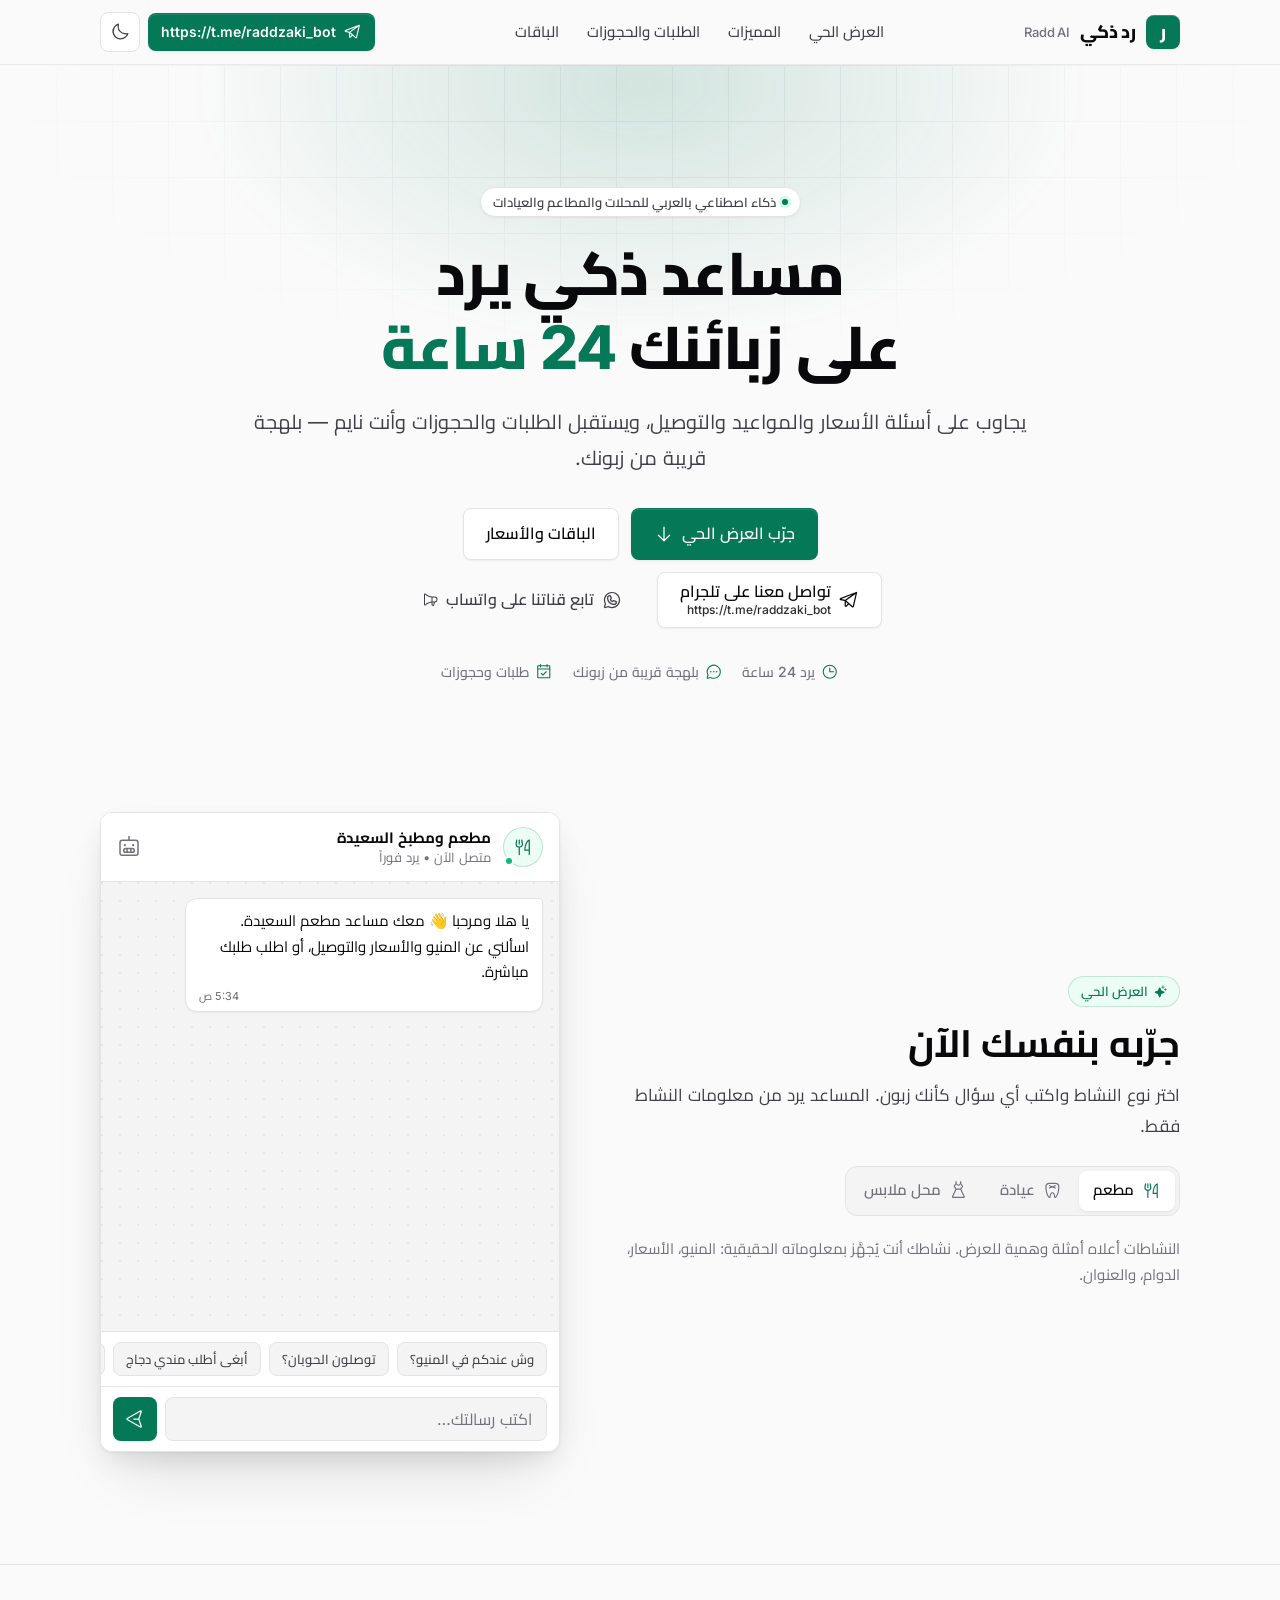
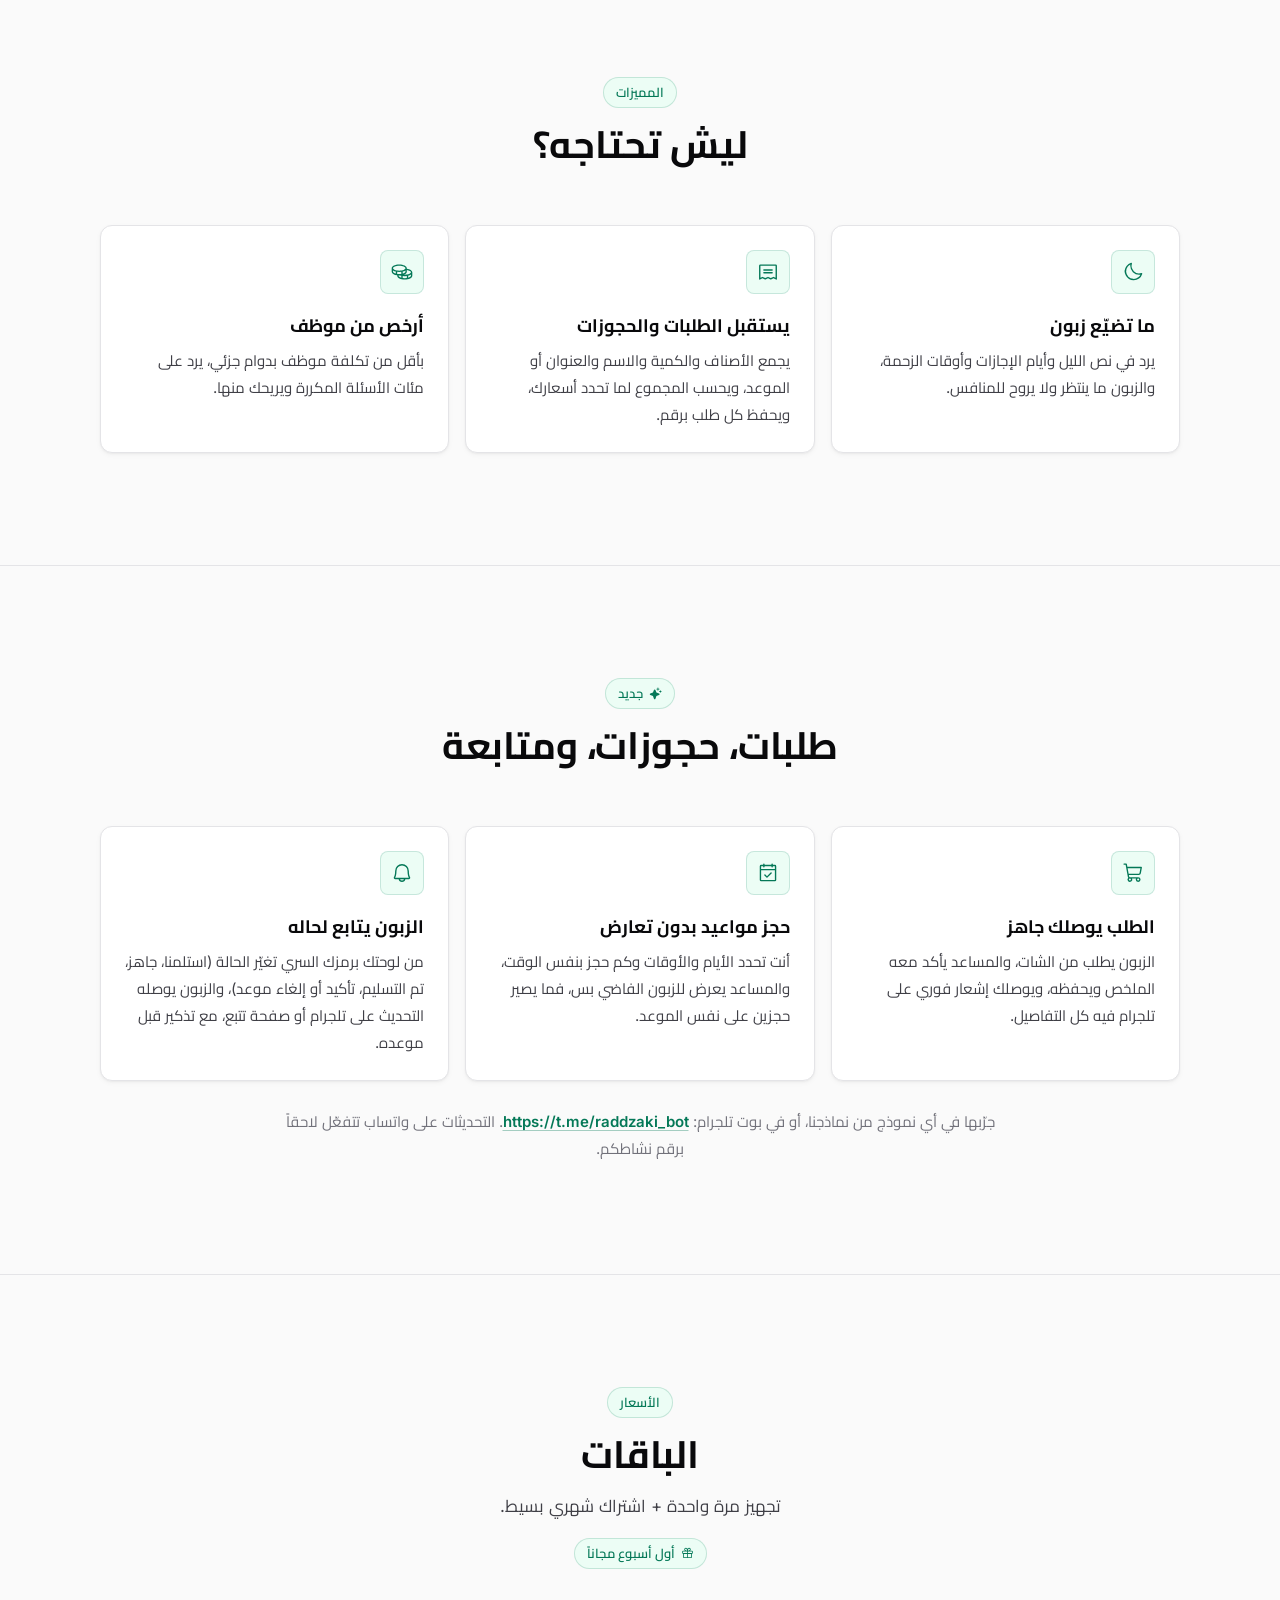
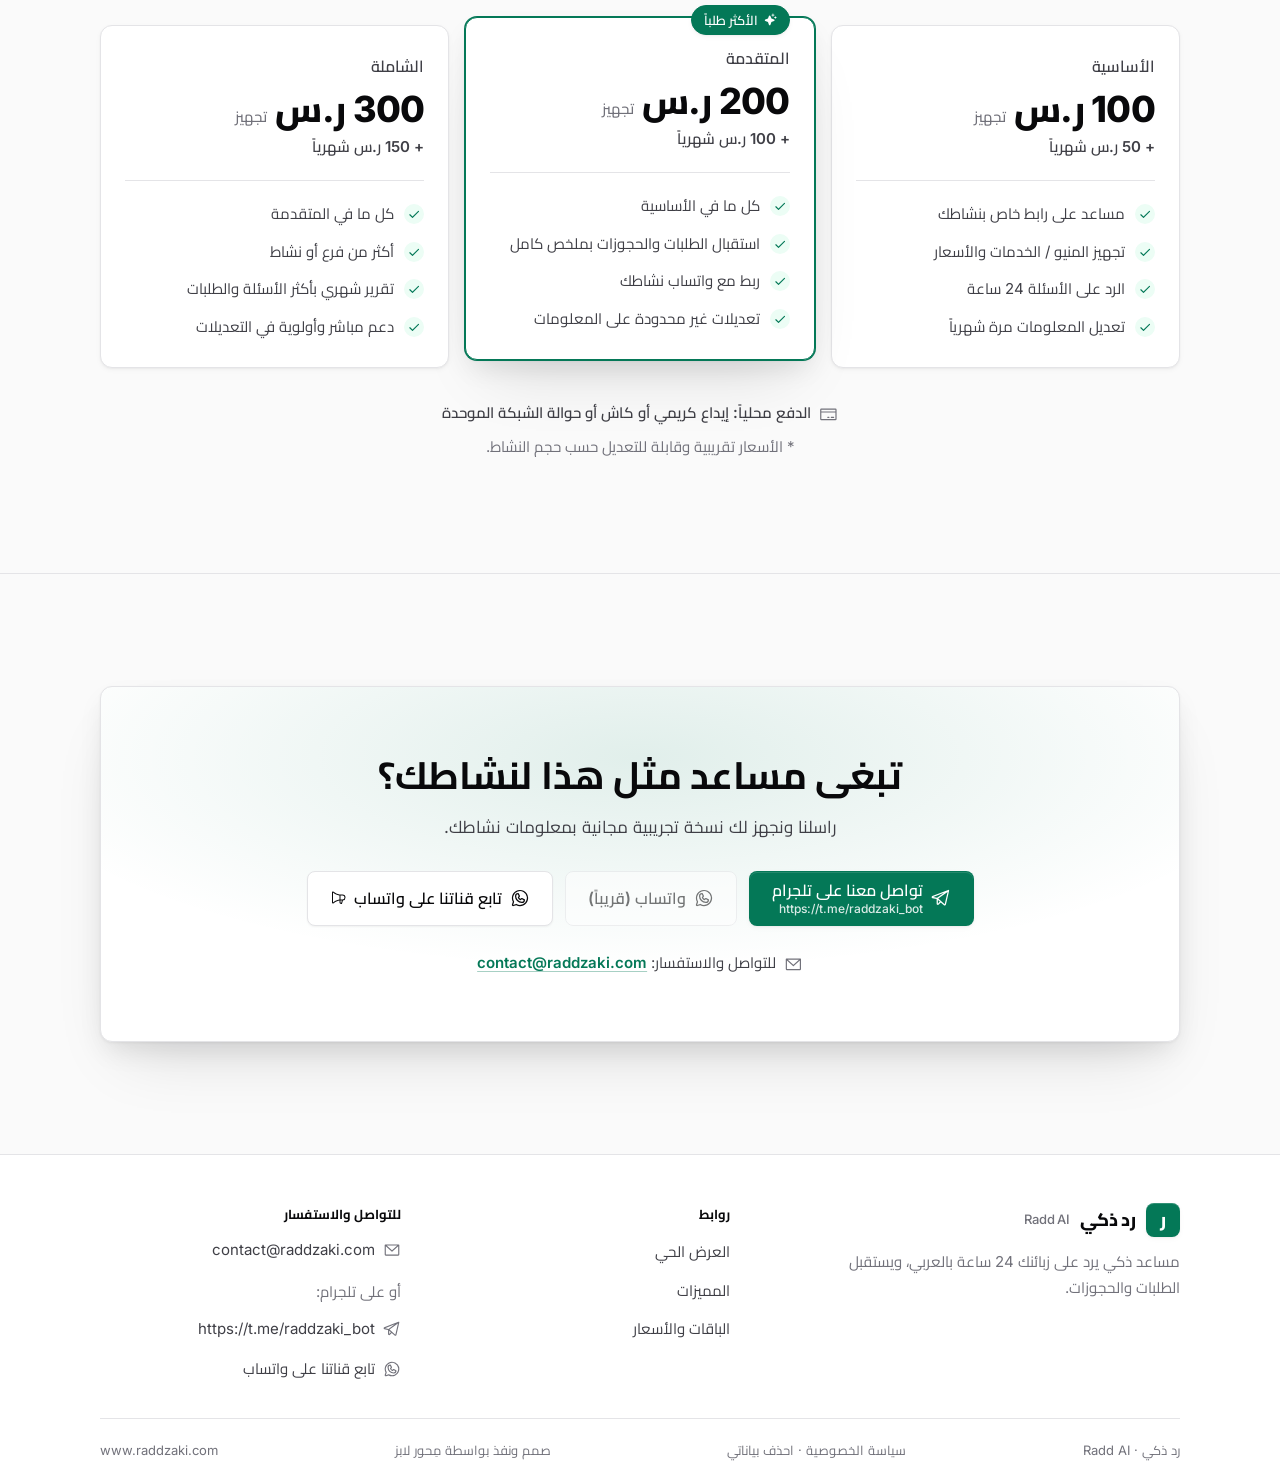
<file: index.html>
<!doctype html>
<html lang="ar" dir="rtl" data-theme="light">
<head>
<meta charset="utf-8">
<meta name="viewport" content="width=device-width, initial-scale=1, viewport-fit=cover">
<title>رد ذكي | Radd AI – مساعد يرد على زبائنك 24 ساعة بالعربي</title>
<meta name="description" content="مساعد ذكاء اصطناعي يرد على زبائن مطعمك أو عيادتك أو محلك على مدار الساعة باللهجة العربية، يستقبل الطلبات والحجوزات. جرّبه الآن مجاناً.">
<meta property="og:title" content="رد ذكي – مساعد يرد على زبائنك 24 ساعة">
<meta property="og:description" content="جرّب بنفسك: اسأل المساعد عن المنيو والأسعار والتوصيل، واطلب منه طلبك.">
<meta property="og:type" content="website">
<meta property="og:url" content="https://www.raddzaki.com/">
<meta property="og:site_name" content="رد ذكي">
<meta name="twitter:card" content="summary_large_image">
<meta property="og:image" content="https://www.raddzaki.com/og.png?v=5">
<meta name="theme-color" content="#fafafa">
<meta name="color-scheme" content="light dark">
<link rel="canonical" href="https://www.raddzaki.com/">
<meta property="og:locale" content="ar_AR">
<meta property="og:image:width" content="1200">
<meta property="og:image:height" content="630">
<meta property="og:image:alt" content="رد ذكي – مساعد ذكي يرد على زبائنك 24 ساعة">
<link rel="icon" href="/favicon.svg" type="image/svg+xml">
<link rel="icon" href="/favicon-32.png" sizes="32x32" type="image/png">
<link rel="apple-touch-icon" href="/apple-touch-icon.png">
<script>(function(){try{var t=localStorage.getItem("radd_theme");if(t!=="dark"&&t!=="light")t=matchMedia("(prefers-color-scheme: dark)").matches?"dark":"light";document.documentElement.setAttribute("data-theme",t);}catch(e){document.documentElement.setAttribute("data-theme","light");}})();</script>
<link rel="preload" href="/fonts/cairo-arabic-var.woff2" as="font" type="font/woff2" crossorigin>
<link rel="stylesheet" href="/styles.css?v=20261031">
</head>
<body>
<a class="sr-only" href="#main">تخطَّ إلى المحتوى</a>
<header class="site-header">
  <div class="container bar">
    <a class="brand" href="#top" aria-label="رد ذكي">
      <span class="brand-mark" aria-hidden="true">ر</span>
      <span>رد ذكي</span><span class="brand-sub">Radd AI</span>
    </a>
    <nav class="nav" aria-label="الأقسام"><a href="#demo">العرض الحي</a><a href="#benefits">المميزات</a><a href="#ops">الطلبات والحجوزات</a><a href="#pricing">الباقات</a></nav>
    <div class="header-actions">
      <a class="btn btn-primary btn-sm hide-sm" href="https://t.me/raddzaki_bot" target="_blank" rel="noopener" aria-label="تواصل معنا على تلجرام"><svg class="ic" viewBox="0 0 256 256" fill="currentColor" aria-hidden="true" focusable="false"><path d="M228.88,26.19a9,9,0,0,0-9.16-1.57L17.06,103.93a14.22,14.22,0,0,0,2.43,27.21L72,141.45V200a15.92,15.92,0,0,0,10,14.83,15.91,15.91,0,0,0,17.51-3.73l25.32-26.26L165,220a15.88,15.88,0,0,0,10.51,4,16.3,16.3,0,0,0,5-.79,15.85,15.85,0,0,0,10.67-11.63L231.77,35A9,9,0,0,0,228.88,26.19Zm-61.14,36L78.15,126.35l-49.6-9.73ZM88,200V152.52l24.79,21.74Zm87.53,8L92.85,135.5l119-85.29Z"/></svg><span class="ltr" dir="ltr">https://t.me/raddzaki_bot</span></a>
      <button type="button" class="icon-btn theme-toggle" aria-label="التبديل إلى الوضع الليلي" aria-pressed="false"><svg class="ic i-moon" viewBox="0 0 256 256" fill="currentColor" aria-hidden="true" focusable="false"><path d="M233.54,142.23a8,8,0,0,0-8-2,88.08,88.08,0,0,1-109.8-109.8,8,8,0,0,0-10-10,104.84,104.84,0,0,0-52.91,37A104,104,0,0,0,136,224a103.09,103.09,0,0,0,62.52-20.88,104.84,104.84,0,0,0,37-52.91A8,8,0,0,0,233.54,142.23ZM188.9,190.34A88,88,0,0,1,65.66,67.11a89,89,0,0,1,31.4-26A106,106,0,0,0,96,56,104.11,104.11,0,0,0,200,160a106,106,0,0,0,14.92-1.06A89,89,0,0,1,188.9,190.34Z"/></svg><svg class="ic i-sun" viewBox="0 0 256 256" fill="currentColor" aria-hidden="true" focusable="false"><path d="M120,40V16a8,8,0,0,1,16,0V40a8,8,0,0,1-16,0Zm72,88a64,64,0,1,1-64-64A64.07,64.07,0,0,1,192,128Zm-16,0a48,48,0,1,0-48,48A48.05,48.05,0,0,0,176,128ZM58.34,69.66A8,8,0,0,0,69.66,58.34l-16-16A8,8,0,0,0,42.34,53.66Zm0,116.68-16,16a8,8,0,0,0,11.32,11.32l16-16a8,8,0,0,0-11.32-11.32ZM192,72a8,8,0,0,0,5.66-2.34l16-16a8,8,0,0,0-11.32-11.32l-16,16A8,8,0,0,0,192,72Zm5.66,114.34a8,8,0,0,0-11.32,11.32l16,16a8,8,0,0,0,11.32-11.32ZM48,128a8,8,0,0,0-8-8H16a8,8,0,0,0,0,16H40A8,8,0,0,0,48,128Zm80,80a8,8,0,0,0-8,8v24a8,8,0,0,0,16,0V216A8,8,0,0,0,128,208Zm112-88H216a8,8,0,0,0,0,16h24a8,8,0,0,0,0-16Z"/></svg></button>
      <button type="button" class="icon-btn menu-toggle" aria-label="فتح القائمة" aria-expanded="false" aria-controls="mobile-menu"><svg class="ic i-list" viewBox="0 0 256 256" fill="currentColor" aria-hidden="true" focusable="false"><path d="M224,128a8,8,0,0,1-8,8H40a8,8,0,0,1,0-16H216A8,8,0,0,1,224,128ZM40,72H216a8,8,0,0,0,0-16H40a8,8,0,0,0,0,16ZM216,184H40a8,8,0,0,0,0,16H216a8,8,0,0,0,0-16Z"/></svg><svg class="ic i-x" viewBox="0 0 256 256" fill="currentColor" aria-hidden="true" focusable="false"><path d="M205.66,194.34a8,8,0,0,1-11.32,11.32L128,139.31,61.66,205.66a8,8,0,0,1-11.32-11.32L116.69,128,50.34,61.66A8,8,0,0,1,61.66,50.34L128,116.69l66.34-66.35a8,8,0,0,1,11.32,11.32L139.31,128Z"/></svg></button>
    </div>
  </div>
</header>
<div class="mobile-menu" id="mobile-menu">
  <nav aria-label="القائمة"><a class="link" href="#demo"><span>العرض الحي</span><svg class="ic ic-sm" viewBox="0 0 256 256" fill="currentColor" aria-hidden="true" focusable="false"><path d="M224,128a8,8,0,0,1-8,8H59.31l58.35,58.34a8,8,0,0,1-11.32,11.32l-72-72a8,8,0,0,1,0-11.32l72-72a8,8,0,0,1,11.32,11.32L59.31,120H216A8,8,0,0,1,224,128Z"/></svg></a><a class="link" href="#benefits"><span>المميزات</span><svg class="ic ic-sm" viewBox="0 0 256 256" fill="currentColor" aria-hidden="true" focusable="false"><path d="M224,128a8,8,0,0,1-8,8H59.31l58.35,58.34a8,8,0,0,1-11.32,11.32l-72-72a8,8,0,0,1,0-11.32l72-72a8,8,0,0,1,11.32,11.32L59.31,120H216A8,8,0,0,1,224,128Z"/></svg></a><a class="link" href="#ops"><span>الطلبات والحجوزات</span><svg class="ic ic-sm" viewBox="0 0 256 256" fill="currentColor" aria-hidden="true" focusable="false"><path d="M224,128a8,8,0,0,1-8,8H59.31l58.35,58.34a8,8,0,0,1-11.32,11.32l-72-72a8,8,0,0,1,0-11.32l72-72a8,8,0,0,1,11.32,11.32L59.31,120H216A8,8,0,0,1,224,128Z"/></svg></a><a class="link" href="#pricing"><span>الباقات</span><svg class="ic ic-sm" viewBox="0 0 256 256" fill="currentColor" aria-hidden="true" focusable="false"><path d="M224,128a8,8,0,0,1-8,8H59.31l58.35,58.34a8,8,0,0,1-11.32,11.32l-72-72a8,8,0,0,1,0-11.32l72-72a8,8,0,0,1,11.32,11.32L59.31,120H216A8,8,0,0,1,224,128Z"/></svg></a></nav>
  <div class="actions">
    <a class="btn btn-primary btn-lg btn-stack btn-block" href="https://t.me/raddzaki_bot" target="_blank" rel="noopener"><svg class="ic" viewBox="0 0 256 256" fill="currentColor" aria-hidden="true" focusable="false"><path d="M228.88,26.19a9,9,0,0,0-9.16-1.57L17.06,103.93a14.22,14.22,0,0,0,2.43,27.21L72,141.45V200a15.92,15.92,0,0,0,10,14.83,15.91,15.91,0,0,0,17.51-3.73l25.32-26.26L165,220a15.88,15.88,0,0,0,10.51,4,16.3,16.3,0,0,0,5-.79,15.85,15.85,0,0,0,10.67-11.63L231.77,35A9,9,0,0,0,228.88,26.19Zm-61.14,36L78.15,126.35l-49.6-9.73ZM88,200V152.52l24.79,21.74Zm87.53,8L92.85,135.5l119-85.29Z"/></svg><span class="stack"><span>تواصل معنا على تلجرام</span><span class="url">https://t.me/raddzaki_bot</span></span></a>
    <button type="button" class="btn btn-secondary btn-lg btn-block is-inactive" disabled aria-disabled="true" title="قريباً"><svg class="ic" viewBox="0 0 256 256" fill="currentColor" aria-hidden="true" focusable="false"><path d="M187.58,144.84l-32-16a8,8,0,0,0-8,.5l-14.69,9.8a40.55,40.55,0,0,1-16-16l9.8-14.69a8,8,0,0,0,.5-8l-16-32A8,8,0,0,0,104,64a40,40,0,0,0-40,40,88.1,88.1,0,0,0,88,88,40,40,0,0,0,40-40A8,8,0,0,0,187.58,144.84ZM152,176a72.08,72.08,0,0,1-72-72A24,24,0,0,1,99.29,80.46l11.48,23L101,118a8,8,0,0,0-.73,7.51,56.47,56.47,0,0,0,30.15,30.15A8,8,0,0,0,138,155l14.61-9.74,23,11.48A24,24,0,0,1,152,176ZM128,24A104,104,0,0,0,36.18,176.88L24.83,210.93a16,16,0,0,0,20.24,20.24l34.05-11.35A104,104,0,1,0,128,24Zm0,192a87.87,87.87,0,0,1-44.06-11.81,8,8,0,0,0-6.54-.67L40,216,52.47,178.6a8,8,0,0,0-.66-6.54A88,88,0,1,1,128,216Z"/></svg><span>واتساب (قريباً)</span></button>
  </div>
</div>

<main id="main">
  <!-- Hero -->
  <section class="hero" id="top" aria-labelledby="hero-title">
    <div class="container">
      <span class="pill pill-neutral"><span class="dot" aria-hidden="true"></span>ذكاء اصطناعي بالعربي للمحلات والمطاعم والعيادات</span>
      <h1 id="hero-title" class="h1">مساعد ذكي يرد على زبائنك <span class="accent">24 ساعة</span></h1>
      <p class="lead">يجاوب على أسئلة الأسعار والمواعيد والتوصيل، ويستقبل الطلبات والحجوزات وأنت نايم — بلهجة قريبة من زبونك.</p>
      <div class="hero-cta">
        <a class="btn btn-primary btn-lg" href="#demo"><span>جرّب العرض الحي</span><svg class="ic" viewBox="0 0 256 256" fill="currentColor" aria-hidden="true" focusable="false"><path d="M205.66,149.66l-72,72a8,8,0,0,1-11.32,0l-72-72a8,8,0,0,1,11.32-11.32L120,196.69V40a8,8,0,0,1,16,0V196.69l58.34-58.35a8,8,0,0,1,11.32,11.32Z"/></svg></a>
        <a class="btn btn-secondary btn-lg" href="#pricing">الباقات والأسعار</a>
      </div>
      <div class="hero-secondary">
        <a class="btn btn-secondary btn-lg btn-stack" href="https://t.me/raddzaki_bot" target="_blank" rel="noopener"><svg class="ic" viewBox="0 0 256 256" fill="currentColor" aria-hidden="true" focusable="false"><path d="M228.88,26.19a9,9,0,0,0-9.16-1.57L17.06,103.93a14.22,14.22,0,0,0,2.43,27.21L72,141.45V200a15.92,15.92,0,0,0,10,14.83,15.91,15.91,0,0,0,17.51-3.73l25.32-26.26L165,220a15.88,15.88,0,0,0,10.51,4,16.3,16.3,0,0,0,5-.79,15.85,15.85,0,0,0,10.67-11.63L231.77,35A9,9,0,0,0,228.88,26.19Zm-61.14,36L78.15,126.35l-49.6-9.73ZM88,200V152.52l24.79,21.74Zm87.53,8L92.85,135.5l119-85.29Z"/></svg><span class="stack"><span>تواصل معنا على تلجرام</span><span class="url">https://t.me/raddzaki_bot</span></span></a>
        <a class="btn btn-ghost btn-lg" href="https://whatsapp.com/channel/0029VbDXdo3E50UiIUBlfK40/100" target="_blank" rel="noopener" aria-label="تابع قناة رد ذكي على واتساب"><svg class="ic" viewBox="0 0 256 256" fill="currentColor" aria-hidden="true" focusable="false"><path d="M187.58,144.84l-32-16a8,8,0,0,0-8,.5l-14.69,9.8a40.55,40.55,0,0,1-16-16l9.8-14.69a8,8,0,0,0,.5-8l-16-32A8,8,0,0,0,104,64a40,40,0,0,0-40,40,88.1,88.1,0,0,0,88,88,40,40,0,0,0,40-40A8,8,0,0,0,187.58,144.84ZM152,176a72.08,72.08,0,0,1-72-72A24,24,0,0,1,99.29,80.46l11.48,23L101,118a8,8,0,0,0-.73,7.51,56.47,56.47,0,0,0,30.15,30.15A8,8,0,0,0,138,155l14.61-9.74,23,11.48A24,24,0,0,1,152,176ZM128,24A104,104,0,0,0,36.18,176.88L24.83,210.93a16,16,0,0,0,20.24,20.24l34.05-11.35A104,104,0,1,0,128,24Zm0,192a87.87,87.87,0,0,1-44.06-11.81,8,8,0,0,0-6.54-.67L40,216,52.47,178.6a8,8,0,0,0-.66-6.54A88,88,0,1,1,128,216Z"/></svg><span>تابع قناتنا على واتساب</span><svg class="ic-sm" viewBox="0 0 256 256" fill="currentColor" aria-hidden="true" focusable="false"><path d="M248,120a48.05,48.05,0,0,0-48-48H160.2c-2.91-.17-53.62-3.74-101.91-44.24A16,16,0,0,0,32,40V200a16,16,0,0,0,26.29,12.25c37.77-31.68,77-40.76,93.71-43.3v31.72A16,16,0,0,0,159.12,214l11,7.33A16,16,0,0,0,194.5,212l11.77-44.36A48.07,48.07,0,0,0,248,120ZM48,199.93V40h0c42.81,35.91,86.63,45,104,47.24v65.48C134.65,155,90.84,164.07,48,199.93Zm131,8,0,.11-11-7.33V168h21.6ZM200,152H168V88h32a32,32,0,1,1,0,64Z"/></svg></a>
      </div>
      <ul class="trust" aria-label="باختصار">
        <li><svg class="ic" viewBox="0 0 256 256" fill="currentColor" aria-hidden="true" focusable="false"><path d="M128,24A104,104,0,1,0,232,128,104.11,104.11,0,0,0,128,24Zm0,192a88,88,0,1,1,88-88A88.1,88.1,0,0,1,128,216Zm64-88a8,8,0,0,1-8,8H128a8,8,0,0,1-8-8V72a8,8,0,0,1,16,0v48h48A8,8,0,0,1,192,128Z"/></svg>يرد 24 ساعة</li>
        <li><svg class="ic" viewBox="0 0 256 256" fill="currentColor" aria-hidden="true" focusable="false"><path d="M140,128a12,12,0,1,1-12-12A12,12,0,0,1,140,128ZM84,116a12,12,0,1,0,12,12A12,12,0,0,0,84,116Zm88,0a12,12,0,1,0,12,12A12,12,0,0,0,172,116Zm60,12A104,104,0,0,1,79.12,219.82L45.07,231.17a16,16,0,0,1-20.24-20.24l11.35-34.05A104,104,0,1,1,232,128Zm-16,0A88,88,0,1,0,51.81,172.06a8,8,0,0,1,.66,6.54L40,216,77.4,203.53a7.85,7.85,0,0,1,2.53-.42,8,8,0,0,1,4,1.08A88,88,0,0,0,216,128Z"/></svg>بلهجة قريبة من زبونك</li>
        <li><svg class="ic" viewBox="0 0 256 256" fill="currentColor" aria-hidden="true" focusable="false"><path d="M208,32H184V24a8,8,0,0,0-16,0v8H88V24a8,8,0,0,0-16,0v8H48A16,16,0,0,0,32,48V208a16,16,0,0,0,16,16H208a16,16,0,0,0,16-16V48A16,16,0,0,0,208,32ZM72,48v8a8,8,0,0,0,16,0V48h80v8a8,8,0,0,0,16,0V48h24V80H48V48ZM208,208H48V96H208V208Zm-38.34-85.66a8,8,0,0,1,0,11.32l-48,48a8,8,0,0,1-11.32,0l-24-24a8,8,0,0,1,11.32-11.32L116,164.69l42.34-42.35A8,8,0,0,1,169.66,122.34Z"/></svg>طلبات وحجوزات</li>
      </ul>
    </div>
  </section>

  <!-- Live demo -->
  <section id="demo" class="section" aria-labelledby="demo-title">
    <div class="container demo-grid">
      <div class="demo-intro">
        <span class="pill"><svg class="ic-sm" viewBox="0 0 256 256" fill="currentColor" aria-hidden="true" focusable="false"><path d="M208,144a15.78,15.78,0,0,1-10.42,14.94L146,178l-19,51.62a15.92,15.92,0,0,1-29.88,0L78,178l-51.62-19a15.92,15.92,0,0,1,0-29.88L78,110l19-51.62a15.92,15.92,0,0,1,29.88,0L146,110l51.62,19A15.78,15.78,0,0,1,208,144ZM152,48h16V64a8,8,0,0,0,16,0V48h16a8,8,0,0,0,0-16H184V16a8,8,0,0,0-16,0V32H152a8,8,0,0,0,0,16Zm88,32h-8V72a8,8,0,0,0-16,0v8h-8a8,8,0,0,0,0,16h8v8a8,8,0,0,0,16,0V96h8a8,8,0,0,0,0-16Z"/></svg>العرض الحي</span>
        <h2 id="demo-title" class="h2">جرّبه بنفسك الآن</h2>
        <p class="lead">اختر نوع النشاط واكتب أي سؤال كأنك زبون. المساعد يرد من معلومات النشاط فقط.</p>
        <div class="segmented" role="tablist" aria-label="اختر نشاطاً تجريبياً">
          <button type="button" role="tab" class="tab" data-biz="restaurant" aria-selected="true"><svg class="ic" viewBox="0 0 256 256" fill="currentColor" aria-hidden="true" focusable="false"><path d="M72,88V40a8,8,0,0,1,16,0V88a8,8,0,0,1-16,0ZM216,40V224a8,8,0,0,1-16,0V176H152a8,8,0,0,1-8-8,268.75,268.75,0,0,1,7.22-56.88c9.78-40.49,28.32-67.63,53.63-78.47A8,8,0,0,1,216,40ZM200,53.9c-32.17,24.57-38.47,84.42-39.7,106.1H200ZM119.89,38.69a8,8,0,1,0-15.78,2.63L112,88.63a32,32,0,0,1-64,0l7.88-47.31a8,8,0,1,0-15.78-2.63l-8,48A8.17,8.17,0,0,0,32,88a48.07,48.07,0,0,0,40,47.32V224a8,8,0,0,0,16,0V135.32A48.07,48.07,0,0,0,128,88a8.17,8.17,0,0,0-.11-1.31Z"/></svg><span>مطعم</span></button>
          <button type="button" role="tab" class="tab" data-biz="clinic" aria-selected="false"><svg class="ic" viewBox="0 0 256 256" fill="currentColor" aria-hidden="true" focusable="false"><path d="M171,71.42,149.54,80,171,88.57A8,8,0,1,1,165,103.42L128,88.61,91,103.42A8,8,0,1,1,85,88.57L106.46,80,85,71.42A8,8,0,1,1,91,56.57l37,14.81,37-14.81A8,8,0,1,1,171,71.42Zm53,8.33c0,42.72-8,75.4-14.69,95.28-8.73,25.8-20.63,45.49-32.65,54a15.69,15.69,0,0,1-15.95,1.41,16.09,16.09,0,0,1-9.18-13.36C150.68,205.58,146.48,168,128,168s-22.68,37.59-23.53,49.11a16.09,16.09,0,0,1-16,14.9,15.67,15.67,0,0,1-9.13-2.95c-12-8.53-23.92-28.22-32.65-54C40,155.15,32,122.47,32,79.75A56,56,0,0,1,88,24h80A56,56,0,0,1,224,79.75Zm-16,0A40,40,0,0,0,168,40H88A40,40,0,0,0,48,79.76c0,40.55,7.51,71.4,13.85,90.14,11.05,32.66,23,43.37,26.61,46C91.57,174.67,105.59,152,128,152s36.45,22.71,39.49,63.94h0c3.6-2.59,15.57-13.26,26.66-46C200.49,151.16,208,120.31,208,79.76Z"/></svg><span>عيادة</span></button>
          <button type="button" role="tab" class="tab" data-biz="store" aria-selected="false"><svg class="ic" viewBox="0 0 256 256" fill="currentColor" aria-hidden="true" focusable="false"><path d="M214.7,209.7a1.89,1.89,0,0,0-.11-.25l-45.48-96.86,20.5-32.18a1.74,1.74,0,0,0,.11-.18,16,16,0,0,0,0-16.46c-.09-.16-.2-.32-.3-.47L168,32.7V8a8,8,0,0,0-16,0V32.42L146.74,39a24,24,0,0,1-37.48,0L104,32.42V8A8,8,0,0,0,88,8V32.7L66.58,63.3c-.1.15-.21.31-.3.47a16,16,0,0,0,0,16.46,1.74,1.74,0,0,0,.11.18l20.5,32.18L41.41,209.45a1.89,1.89,0,0,0-.11.25A16,16,0,0,0,56,232H200a16,16,0,0,0,14.71-22.3ZM80,72,96.43,48.57l.33.42a40,40,0,0,0,62.48,0l.33-.42L176,72l-20.38,32H100.39ZM56,216l45.07-96h53.84L200,216Z"/></svg><span>محل ملابس</span></button>
        </div>
        <p class="note muted">النشاطات أعلاه أمثلة وهمية للعرض. نشاطك أنت يُجهَّز بمعلوماته الحقيقية: المنيو، الأسعار، الدوام، والعنوان.</p>
      </div>

      <div class="chat" role="region" aria-label="محادثة تجريبية">
        <div class="chat-head">
          <span class="avatar" id="chat-avatar" aria-hidden="true"><svg class="ic" viewBox="0 0 256 256" fill="currentColor" aria-hidden="true" focusable="false"><path d="M72,88V40a8,8,0,0,1,16,0V88a8,8,0,0,1-16,0ZM216,40V224a8,8,0,0,1-16,0V176H152a8,8,0,0,1-8-8,268.75,268.75,0,0,1,7.22-56.88c9.78-40.49,28.32-67.63,53.63-78.47A8,8,0,0,1,216,40ZM200,53.9c-32.17,24.57-38.47,84.42-39.7,106.1H200ZM119.89,38.69a8,8,0,1,0-15.78,2.63L112,88.63a32,32,0,0,1-64,0l7.88-47.31a8,8,0,1,0-15.78-2.63l-8,48A8.17,8.17,0,0,0,32,88a48.07,48.07,0,0,0,40,47.32V224a8,8,0,0,0,16,0V135.32A48.07,48.07,0,0,0,128,88a8.17,8.17,0,0,0-.11-1.31Z"/></svg></span>
          <div>
            <div class="chat-name" id="chat-name">مطعم ومطبخ السعيدة</div>
            <div class="chat-status" id="chat-status">متصل الآن • يرد فوراً</div>
          </div>
          <span class="head-ic"><svg class="ic-lg" viewBox="0 0 256 256" fill="currentColor" aria-hidden="true" focusable="false"><path d="M200,48H136V16a8,8,0,0,0-16,0V48H56A32,32,0,0,0,24,80V192a32,32,0,0,0,32,32H200a32,32,0,0,0,32-32V80A32,32,0,0,0,200,48Zm16,144a16,16,0,0,1-16,16H56a16,16,0,0,1-16-16V80A16,16,0,0,1,56,64H200a16,16,0,0,1,16,16Zm-52-56H92a28,28,0,0,0,0,56h72a28,28,0,0,0,0-56Zm-24,16v24H116V152ZM80,164a12,12,0,0,1,12-12h8v24H92A12,12,0,0,1,80,164Zm84,12h-8V152h8a12,12,0,0,1,0,24ZM72,108a12,12,0,1,1,12,12A12,12,0,0,1,72,108Zm88,0a12,12,0,1,1,12,12A12,12,0,0,1,160,108Z"/></svg></span>
        </div>
        <div class="chat-body" id="chat-body" aria-live="polite"></div>
        <div class="chips" id="chips" aria-label="أسئلة مقترحة"></div>
        <form class="composer" id="composer" autocomplete="off">
          <label for="msg" class="sr-only">اكتب رسالتك</label>
          <input id="msg" name="msg" type="text" maxlength="400" placeholder="اكتب رسالتك…" enterkeyhint="send">
          <button type="submit" class="send" aria-label="إرسال"><svg class="ic" viewBox="0 0 256 256" fill="currentColor" aria-hidden="true" focusable="false"><path d="M231.87,114l-168-95.89A16,16,0,0,0,40.92,37.34L71.55,128,40.92,218.67A16,16,0,0,0,56,240a16.15,16.15,0,0,0,7.93-2.1l167.92-96.05a16,16,0,0,0,.05-27.89ZM56,224a.56.56,0,0,0,0-.12L85.74,136H144a8,8,0,0,0,0-16H85.74L56.06,32.16A.46.46,0,0,0,56,32l168,95.83Z"/></svg></button>
        </form>
      </div>
    </div>
  </section>

  <!-- Benefits -->
  <section id="benefits" class="section" aria-labelledby="benefits-title">
    <div class="container">
      <div class="section-head">
        <span class="pill">المميزات</span>
        <h2 id="benefits-title" class="h2">ليش تحتاجه؟</h2>
      </div>
      <div class="grid-3">
        <article class="card">
          <div class="tile"><svg class="ic" viewBox="0 0 256 256" fill="currentColor" aria-hidden="true" focusable="false"><path d="M233.54,142.23a8,8,0,0,0-8-2,88.08,88.08,0,0,1-109.8-109.8,8,8,0,0,0-10-10,104.84,104.84,0,0,0-52.91,37A104,104,0,0,0,136,224a103.09,103.09,0,0,0,62.52-20.88,104.84,104.84,0,0,0,37-52.91A8,8,0,0,0,233.54,142.23ZM188.9,190.34A88,88,0,0,1,65.66,67.11a89,89,0,0,1,31.4-26A106,106,0,0,0,96,56,104.11,104.11,0,0,0,200,160a106,106,0,0,0,14.92-1.06A89,89,0,0,1,188.9,190.34Z"/></svg></div>
          <h3 class="h3">ما تضيّع زبون</h3>
          <p>يرد في نص الليل وأيام الإجازات وأوقات الزحمة، والزبون ما ينتظر ولا يروح للمنافس.</p>
        </article>
        <article class="card">
          <div class="tile"><svg class="ic" viewBox="0 0 256 256" fill="currentColor" aria-hidden="true" focusable="false"><path d="M72,104a8,8,0,0,1,8-8h96a8,8,0,0,1,0,16H80A8,8,0,0,1,72,104Zm8,40h96a8,8,0,0,0,0-16H80a8,8,0,0,0,0,16ZM232,56V208a8,8,0,0,1-11.58,7.15L192,200.94l-28.42,14.21a8,8,0,0,1-7.16,0L128,200.94,99.58,215.15a8,8,0,0,1-7.16,0L64,200.94,35.58,215.15A8,8,0,0,1,24,208V56A16,16,0,0,1,40,40H216A16,16,0,0,1,232,56Zm-16,0H40V195.06l20.42-10.22a8,8,0,0,1,7.16,0L96,199.06l28.42-14.22a8,8,0,0,1,7.16,0L160,199.06l28.42-14.22a8,8,0,0,1,7.16,0L216,195.06Z"/></svg></div>
          <h3 class="h3">يستقبل الطلبات والحجوزات</h3>
          <p>يجمع الأصناف والكمية والاسم والعنوان أو الموعد، ويحسب المجموع لما تحدد أسعارك، ويحفظ كل طلب برقم.</p>
        </article>
        <article class="card">
          <div class="tile"><svg class="ic" viewBox="0 0 256 256" fill="currentColor" aria-hidden="true" focusable="false"><path d="M184,89.57V84c0-25.08-37.83-44-88-44S8,58.92,8,84v40c0,20.89,26.25,37.49,64,42.46V172c0,25.08,37.83,44,88,44s88-18.92,88-44V132C248,111.3,222.58,94.68,184,89.57ZM232,132c0,13.22-30.79,28-72,28-3.73,0-7.43-.13-11.08-.37C170.49,151.77,184,139,184,124V105.74C213.87,110.19,232,122.27,232,132ZM72,150.25V126.46A183.74,183.74,0,0,0,96,128a183.74,183.74,0,0,0,24-1.54v23.79A163,163,0,0,1,96,152,163,163,0,0,1,72,150.25Zm96-40.32V124c0,8.39-12.41,17.4-32,22.87V123.5C148.91,120.37,159.84,115.71,168,109.93ZM96,56c41.21,0,72,14.78,72,28s-30.79,28-72,28S24,97.22,24,84,54.79,56,96,56ZM24,124V109.93c8.16,5.78,19.09,10.44,32,13.57v23.37C36.41,141.4,24,132.39,24,124Zm64,48v-4.17c2.63.1,5.29.17,8,.17,3.88,0,7.67-.13,11.39-.35A121.92,121.92,0,0,0,120,171.41v23.46C100.41,189.4,88,180.39,88,172Zm48,26.25V174.4a179.48,179.48,0,0,0,24,1.6,183.74,183.74,0,0,0,24-1.54v23.79a165.45,165.45,0,0,1-48,0Zm64-3.38V171.5c12.91-3.13,23.84-7.79,32-13.57V172C232,180.39,219.59,189.4,200,194.87Z"/></svg></div>
          <h3 class="h3">أرخص من موظف</h3>
          <p>بأقل من تكلفة موظف بدوام جزئي، يرد على مئات الأسئلة المكررة ويريحك منها.</p>
        </article>
      </div>
    </div>
  </section>

  <!-- Orders, bookings & follow-up -->
  <section id="ops" class="section" aria-labelledby="ops-title">
    <div class="container">
      <div class="section-head">
        <span class="pill"><svg class="ic-sm" viewBox="0 0 256 256" fill="currentColor" aria-hidden="true" focusable="false"><path d="M208,144a15.78,15.78,0,0,1-10.42,14.94L146,178l-19,51.62a15.92,15.92,0,0,1-29.88,0L78,178l-51.62-19a15.92,15.92,0,0,1,0-29.88L78,110l19-51.62a15.92,15.92,0,0,1,29.88,0L146,110l51.62,19A15.78,15.78,0,0,1,208,144ZM152,48h16V64a8,8,0,0,0,16,0V48h16a8,8,0,0,0,0-16H184V16a8,8,0,0,0-16,0V32H152a8,8,0,0,0,0,16Zm88,32h-8V72a8,8,0,0,0-16,0v8h-8a8,8,0,0,0,0,16h8v8a8,8,0,0,0,16,0V96h8a8,8,0,0,0,0-16Z"/></svg>جديد</span>
        <h2 id="ops-title" class="h2">طلبات، حجوزات، ومتابعة</h2>
      </div>
      <div class="grid-3">
        <article class="card">
          <div class="tile"><svg class="ic" viewBox="0 0 256 256" fill="currentColor" aria-hidden="true" focusable="false"><path d="M230.14,58.87A8,8,0,0,0,224,56H62.68L56.6,22.57A8,8,0,0,0,48.73,16H24a8,8,0,0,0,0,16h18L67.56,172.29a24,24,0,0,0,5.33,11.27,28,28,0,1,0,44.4,8.44h45.42A27.75,27.75,0,0,0,160,204a28,28,0,1,0,28-28H91.17a8,8,0,0,1-7.87-6.57L80.13,152h116a24,24,0,0,0,23.61-19.71l12.16-66.86A8,8,0,0,0,230.14,58.87ZM104,204a12,12,0,1,1-12-12A12,12,0,0,1,104,204Zm96,0a12,12,0,1,1-12-12A12,12,0,0,1,200,204Zm4-74.57A8,8,0,0,1,196.1,136H77.22L65.59,72H214.41Z"/></svg></div>
          <h3 class="h3">الطلب يوصلك جاهز</h3>
          <p>الزبون يطلب من الشات، والمساعد يأكد معه الملخص ويحفظه، ويوصلك إشعار فوري على تلجرام فيه كل التفاصيل.</p>
        </article>
        <article class="card">
          <div class="tile"><svg class="ic" viewBox="0 0 256 256" fill="currentColor" aria-hidden="true" focusable="false"><path d="M208,32H184V24a8,8,0,0,0-16,0v8H88V24a8,8,0,0,0-16,0v8H48A16,16,0,0,0,32,48V208a16,16,0,0,0,16,16H208a16,16,0,0,0,16-16V48A16,16,0,0,0,208,32ZM72,48v8a8,8,0,0,0,16,0V48h80v8a8,8,0,0,0,16,0V48h24V80H48V48ZM208,208H48V96H208V208Zm-38.34-85.66a8,8,0,0,1,0,11.32l-48,48a8,8,0,0,1-11.32,0l-24-24a8,8,0,0,1,11.32-11.32L116,164.69l42.34-42.35A8,8,0,0,1,169.66,122.34Z"/></svg></div>
          <h3 class="h3">حجز مواعيد بدون تعارض</h3>
          <p>أنت تحدد الأيام والأوقات وكم حجز بنفس الوقت، والمساعد يعرض للزبون الفاضي بس، فما يصير حجزين على نفس الموعد.</p>
        </article>
        <article class="card">
          <div class="tile"><svg class="ic" viewBox="0 0 256 256" fill="currentColor" aria-hidden="true" focusable="false"><path d="M221.8,175.94C216.25,166.38,208,139.33,208,104a80,80,0,1,0-160,0c0,35.34-8.26,62.38-13.81,71.94A16,16,0,0,0,48,200H88.81a40,40,0,0,0,78.38,0H208a16,16,0,0,0,13.8-24.06ZM128,216a24,24,0,0,1-22.62-16h45.24A24,24,0,0,1,128,216ZM48,184c7.7-13.24,16-43.92,16-80a64,64,0,1,1,128,0c0,36.05,8.28,66.73,16,80Z"/></svg></div>
          <h3 class="h3">الزبون يتابع لحاله</h3>
          <p>من لوحتك برمزك السري تغيّر الحالة (استلمنا، جاهز، تم التسليم، تأكيد أو إلغاء موعد)، والزبون يوصله التحديث على تلجرام أو صفحة تتبع، مع تذكير قبل موعده.</p>
        </article>
      </div>
      <p class="section-note">جرّبها في أي نموذج من نماذجنا، أو في بوت تلجرام: <a href="https://t.me/raddzaki_bot" target="_blank" rel="noopener"><bdi dir="ltr">https://t.me/raddzaki_bot</bdi></a>. التحديثات على واتساب تتفعّل لاحقاً برقم نشاطكم.</p>
    </div>
  </section>

  <!-- Pricing -->
  <section id="pricing" class="section" aria-labelledby="pricing-title">
    <div class="container">
      <div class="section-head">
        <span class="pill">الأسعار</span>
        <h2 id="pricing-title" class="h2">الباقات</h2>
        <p class="lead">تجهيز مرة واحدة + اشتراك شهري بسيط.</p>
        <p class="free-week"><span class="pill"><svg class="ic-sm" viewBox="0 0 256 256" fill="currentColor" aria-hidden="true" focusable="false"><path d="M216,72H180.92c.39-.33.79-.65,1.17-1A29.53,29.53,0,0,0,192,49.57,32.62,32.62,0,0,0,158.44,16,29.53,29.53,0,0,0,137,25.91a54.94,54.94,0,0,0-9,14.48,54.94,54.94,0,0,0-9-14.48A29.53,29.53,0,0,0,97.56,16,32.62,32.62,0,0,0,64,49.57,29.53,29.53,0,0,0,73.91,71c.38.33.78.65,1.17,1H40A16,16,0,0,0,24,88v32a16,16,0,0,0,16,16v64a16,16,0,0,0,16,16H200a16,16,0,0,0,16-16V136a16,16,0,0,0,16-16V88A16,16,0,0,0,216,72ZM149,36.51a13.69,13.69,0,0,1,10-4.5h.49A16.62,16.62,0,0,1,176,49.08a13.69,13.69,0,0,1-4.5,10c-9.49,8.4-25.24,11.36-35,12.4C137.7,60.89,141,45.5,149,36.51Zm-64.09.36A16.63,16.63,0,0,1,96.59,32h.49a13.69,13.69,0,0,1,10,4.5c8.39,9.48,11.35,25.2,12.39,34.92-9.72-1-25.44-4-34.92-12.39a13.69,13.69,0,0,1-4.5-10A16.6,16.6,0,0,1,84.87,36.87ZM40,88h80v32H40Zm16,48h64v64H56Zm144,64H136V136h64Zm16-80H136V88h80v32Z"/></svg>أول أسبوع مجاناً</span></p>
      </div>
      <div class="plans">
        <article class="plan">
          
          <h3 class="h3">الأساسية</h3>
          <p class="price"><b>100 ر.س</b><span>تجهيز</span></p>
          <p class="monthly">+ 50 ر.س شهرياً</p>
          <hr>
          <ul class="checklist"><li><span class="ck"><svg class="ic" viewBox="0 0 256 256" fill="currentColor" aria-hidden="true" focusable="false"><path d="M232.49,80.49l-128,128a12,12,0,0,1-17,0l-56-56a12,12,0,1,1,17-17L96,183,215.51,63.51a12,12,0,0,1,17,17Z"/></svg></span><span>مساعد على رابط خاص بنشاطك</span></li><li><span class="ck"><svg class="ic" viewBox="0 0 256 256" fill="currentColor" aria-hidden="true" focusable="false"><path d="M232.49,80.49l-128,128a12,12,0,0,1-17,0l-56-56a12,12,0,1,1,17-17L96,183,215.51,63.51a12,12,0,0,1,17,17Z"/></svg></span><span>تجهيز المنيو / الخدمات والأسعار</span></li><li><span class="ck"><svg class="ic" viewBox="0 0 256 256" fill="currentColor" aria-hidden="true" focusable="false"><path d="M232.49,80.49l-128,128a12,12,0,0,1-17,0l-56-56a12,12,0,1,1,17-17L96,183,215.51,63.51a12,12,0,0,1,17,17Z"/></svg></span><span>الرد على الأسئلة 24 ساعة</span></li><li><span class="ck"><svg class="ic" viewBox="0 0 256 256" fill="currentColor" aria-hidden="true" focusable="false"><path d="M232.49,80.49l-128,128a12,12,0,0,1-17,0l-56-56a12,12,0,1,1,17-17L96,183,215.51,63.51a12,12,0,0,1,17,17Z"/></svg></span><span>تعديل المعلومات مرة شهرياً</span></li></ul>
        </article>
        <article class="plan featured">
          <span class="badge pill"><svg class="ic-sm" viewBox="0 0 256 256" fill="currentColor" aria-hidden="true" focusable="false"><path d="M208,144a15.78,15.78,0,0,1-10.42,14.94L146,178l-19,51.62a15.92,15.92,0,0,1-29.88,0L78,178l-51.62-19a15.92,15.92,0,0,1,0-29.88L78,110l19-51.62a15.92,15.92,0,0,1,29.88,0L146,110l51.62,19A15.78,15.78,0,0,1,208,144ZM152,48h16V64a8,8,0,0,0,16,0V48h16a8,8,0,0,0,0-16H184V16a8,8,0,0,0-16,0V32H152a8,8,0,0,0,0,16Zm88,32h-8V72a8,8,0,0,0-16,0v8h-8a8,8,0,0,0,0,16h8v8a8,8,0,0,0,16,0V96h8a8,8,0,0,0,0-16Z"/></svg>الأكثر طلباً</span>
          <h3 class="h3">المتقدمة</h3>
          <p class="price"><b>200 ر.س</b><span>تجهيز</span></p>
          <p class="monthly">+ 100 ر.س شهرياً</p>
          <hr>
          <ul class="checklist"><li><span class="ck"><svg class="ic" viewBox="0 0 256 256" fill="currentColor" aria-hidden="true" focusable="false"><path d="M232.49,80.49l-128,128a12,12,0,0,1-17,0l-56-56a12,12,0,1,1,17-17L96,183,215.51,63.51a12,12,0,0,1,17,17Z"/></svg></span><span>كل ما في الأساسية</span></li><li><span class="ck"><svg class="ic" viewBox="0 0 256 256" fill="currentColor" aria-hidden="true" focusable="false"><path d="M232.49,80.49l-128,128a12,12,0,0,1-17,0l-56-56a12,12,0,1,1,17-17L96,183,215.51,63.51a12,12,0,0,1,17,17Z"/></svg></span><span>استقبال الطلبات والحجوزات بملخص كامل</span></li><li><span class="ck"><svg class="ic" viewBox="0 0 256 256" fill="currentColor" aria-hidden="true" focusable="false"><path d="M232.49,80.49l-128,128a12,12,0,0,1-17,0l-56-56a12,12,0,1,1,17-17L96,183,215.51,63.51a12,12,0,0,1,17,17Z"/></svg></span><span>ربط مع واتساب نشاطك</span></li><li><span class="ck"><svg class="ic" viewBox="0 0 256 256" fill="currentColor" aria-hidden="true" focusable="false"><path d="M232.49,80.49l-128,128a12,12,0,0,1-17,0l-56-56a12,12,0,1,1,17-17L96,183,215.51,63.51a12,12,0,0,1,17,17Z"/></svg></span><span>تعديلات غير محدودة على المعلومات</span></li></ul>
        </article>
        <article class="plan">
          
          <h3 class="h3">الشاملة</h3>
          <p class="price"><b>300 ر.س</b><span>تجهيز</span></p>
          <p class="monthly">+ 150 ر.س شهرياً</p>
          <hr>
          <ul class="checklist"><li><span class="ck"><svg class="ic" viewBox="0 0 256 256" fill="currentColor" aria-hidden="true" focusable="false"><path d="M232.49,80.49l-128,128a12,12,0,0,1-17,0l-56-56a12,12,0,1,1,17-17L96,183,215.51,63.51a12,12,0,0,1,17,17Z"/></svg></span><span>كل ما في المتقدمة</span></li><li><span class="ck"><svg class="ic" viewBox="0 0 256 256" fill="currentColor" aria-hidden="true" focusable="false"><path d="M232.49,80.49l-128,128a12,12,0,0,1-17,0l-56-56a12,12,0,1,1,17-17L96,183,215.51,63.51a12,12,0,0,1,17,17Z"/></svg></span><span>أكثر من فرع أو نشاط</span></li><li><span class="ck"><svg class="ic" viewBox="0 0 256 256" fill="currentColor" aria-hidden="true" focusable="false"><path d="M232.49,80.49l-128,128a12,12,0,0,1-17,0l-56-56a12,12,0,1,1,17-17L96,183,215.51,63.51a12,12,0,0,1,17,17Z"/></svg></span><span>تقرير شهري بأكثر الأسئلة والطلبات</span></li><li><span class="ck"><svg class="ic" viewBox="0 0 256 256" fill="currentColor" aria-hidden="true" focusable="false"><path d="M232.49,80.49l-128,128a12,12,0,0,1-17,0l-56-56a12,12,0,1,1,17-17L96,183,215.51,63.51a12,12,0,0,1,17,17Z"/></svg></span><span>دعم مباشر وأولوية في التعديلات</span></li></ul>
        </article>
      </div>
      <div class="pricing-meta">
        <p class="pay"><svg class="ic" viewBox="0 0 256 256" fill="currentColor" aria-hidden="true" focusable="false"><path d="M224,48H32A16,16,0,0,0,16,64V192a16,16,0,0,0,16,16H224a16,16,0,0,0,16-16V64A16,16,0,0,0,224,48Zm0,16V88H32V64Zm0,128H32V104H224v88Zm-16-24a8,8,0,0,1-8,8H168a8,8,0,0,1,0-16h32A8,8,0,0,1,208,168Zm-64,0a8,8,0,0,1-8,8H120a8,8,0,0,1,0-16h16A8,8,0,0,1,144,168Z"/></svg>الدفع محلياً: إيداع كريمي أو كاش أو حوالة الشبكة الموحدة</p>
        <p class="muted">* الأسعار تقريبية وقابلة للتعديل حسب حجم النشاط.</p>
      </div>
    </div>
  </section>

  <!-- Call to action -->
  <section class="section" aria-labelledby="cta-title">
    <div class="container">
      <div class="cta-panel">
        <h2 id="cta-title" class="h2">تبغى مساعد مثل هذا لنشاطك؟</h2>
        <p class="lead">راسلنا ونجهز لك نسخة تجريبية مجانية بمعلومات نشاطك.</p>
        <div class="cta-actions">
          <a class="btn btn-primary btn-lg btn-stack" href="https://t.me/raddzaki_bot" target="_blank" rel="noopener"><svg class="ic" viewBox="0 0 256 256" fill="currentColor" aria-hidden="true" focusable="false"><path d="M228.88,26.19a9,9,0,0,0-9.16-1.57L17.06,103.93a14.22,14.22,0,0,0,2.43,27.21L72,141.45V200a15.92,15.92,0,0,0,10,14.83,15.91,15.91,0,0,0,17.51-3.73l25.32-26.26L165,220a15.88,15.88,0,0,0,10.51,4,16.3,16.3,0,0,0,5-.79,15.85,15.85,0,0,0,10.67-11.63L231.77,35A9,9,0,0,0,228.88,26.19Zm-61.14,36L78.15,126.35l-49.6-9.73ZM88,200V152.52l24.79,21.74Zm87.53,8L92.85,135.5l119-85.29Z"/></svg><span class="stack"><span>تواصل معنا على تلجرام</span><span class="url">https://t.me/raddzaki_bot</span></span></a>
          <button type="button" class="btn btn-secondary btn-lg is-inactive" disabled aria-disabled="true" title="قريباً"><svg class="ic" viewBox="0 0 256 256" fill="currentColor" aria-hidden="true" focusable="false"><path d="M187.58,144.84l-32-16a8,8,0,0,0-8,.5l-14.69,9.8a40.55,40.55,0,0,1-16-16l9.8-14.69a8,8,0,0,0,.5-8l-16-32A8,8,0,0,0,104,64a40,40,0,0,0-40,40,88.1,88.1,0,0,0,88,88,40,40,0,0,0,40-40A8,8,0,0,0,187.58,144.84ZM152,176a72.08,72.08,0,0,1-72-72A24,24,0,0,1,99.29,80.46l11.48,23L101,118a8,8,0,0,0-.73,7.51,56.47,56.47,0,0,0,30.15,30.15A8,8,0,0,0,138,155l14.61-9.74,23,11.48A24,24,0,0,1,152,176ZM128,24A104,104,0,0,0,36.18,176.88L24.83,210.93a16,16,0,0,0,20.24,20.24l34.05-11.35A104,104,0,1,0,128,24Zm0,192a87.87,87.87,0,0,1-44.06-11.81,8,8,0,0,0-6.54-.67L40,216,52.47,178.6a8,8,0,0,0-.66-6.54A88,88,0,1,1,128,216Z"/></svg><span>واتساب (قريباً)</span></button>
          <a class="btn btn-secondary btn-lg" href="https://whatsapp.com/channel/0029VbDXdo3E50UiIUBlfK40/100" target="_blank" rel="noopener" aria-label="تابع قناة رد ذكي على واتساب"><svg class="ic" viewBox="0 0 256 256" fill="currentColor" aria-hidden="true" focusable="false"><path d="M187.58,144.84l-32-16a8,8,0,0,0-8,.5l-14.69,9.8a40.55,40.55,0,0,1-16-16l9.8-14.69a8,8,0,0,0,.5-8l-16-32A8,8,0,0,0,104,64a40,40,0,0,0-40,40,88.1,88.1,0,0,0,88,88,40,40,0,0,0,40-40A8,8,0,0,0,187.58,144.84ZM152,176a72.08,72.08,0,0,1-72-72A24,24,0,0,1,99.29,80.46l11.48,23L101,118a8,8,0,0,0-.73,7.51,56.47,56.47,0,0,0,30.15,30.15A8,8,0,0,0,138,155l14.61-9.74,23,11.48A24,24,0,0,1,152,176ZM128,24A104,104,0,0,0,36.18,176.88L24.83,210.93a16,16,0,0,0,20.24,20.24l34.05-11.35A104,104,0,1,0,128,24Zm0,192a87.87,87.87,0,0,1-44.06-11.81,8,8,0,0,0-6.54-.67L40,216,52.47,178.6a8,8,0,0,0-.66-6.54A88,88,0,1,1,128,216Z"/></svg><span>تابع قناتنا على واتساب</span><svg class="ic-sm" viewBox="0 0 256 256" fill="currentColor" aria-hidden="true" focusable="false"><path d="M248,120a48.05,48.05,0,0,0-48-48H160.2c-2.91-.17-53.62-3.74-101.91-44.24A16,16,0,0,0,32,40V200a16,16,0,0,0,26.29,12.25c37.77-31.68,77-40.76,93.71-43.3v31.72A16,16,0,0,0,159.12,214l11,7.33A16,16,0,0,0,194.5,212l11.77-44.36A48.07,48.07,0,0,0,248,120ZM48,199.93V40h0c42.81,35.91,86.63,45,104,47.24v65.48C134.65,155,90.84,164.07,48,199.93Zm131,8,0,.11-11-7.33V168h21.6ZM200,152H168V88h32a32,32,0,1,1,0,64Z"/></svg></a>
        </div>
        <p class="mail-line"><svg class="ic" viewBox="0 0 256 256" fill="currentColor" aria-hidden="true" focusable="false"><path d="M224,48H32a8,8,0,0,0-8,8V192a16,16,0,0,0,16,16H216a16,16,0,0,0,16-16V56A8,8,0,0,0,224,48ZM203.43,64,128,133.15,52.57,64ZM216,192H40V74.19l82.59,75.71a8,8,0,0,0,10.82,0L216,74.19V192Z"/></svg><span>للتواصل والاستفسار: <a class="text-link" href="mailto:contact@raddzaki.com"><bdi dir="ltr">contact@raddzaki.com</bdi></a></span></p>
      </div>
    </div>
  </section>
</main>

<footer class="site-footer">
  <div class="container">
    <div class="footer-grid">
      <div>
        <a class="brand" href="/" aria-label="رد ذكي"><span class="brand-mark" aria-hidden="true">ر</span><span>رد ذكي</span><span class="brand-sub">Radd AI</span></a>
        <p class="about">مساعد ذكي يرد على زبائنك 24 ساعة بالعربي، ويستقبل الطلبات والحجوزات.</p>
      </div>
      <div class="footer-col">
        <h4>روابط</h4>
        <ul><li><a href="#demo">العرض الحي</a></li><li><a href="#benefits">المميزات</a></li><li><a href="#pricing">الباقات والأسعار</a></li></ul>
      </div>
      <div class="footer-col">
        <h4>للتواصل والاستفسار</h4>
        <ul>
          <li><a href="mailto:contact@raddzaki.com"><svg class="ic" viewBox="0 0 256 256" fill="currentColor" aria-hidden="true" focusable="false"><path d="M224,48H32a8,8,0,0,0-8,8V192a16,16,0,0,0,16,16H216a16,16,0,0,0,16-16V56A8,8,0,0,0,224,48ZM203.43,64,128,133.15,52.57,64ZM216,192H40V74.19l82.59,75.71a8,8,0,0,0,10.82,0L216,74.19V192Z"/></svg><bdi dir="ltr">contact@raddzaki.com</bdi></a></li>
          <li><span class="muted">أو على تلجرام:</span></li>
          <li><a href="https://t.me/raddzaki_bot" target="_blank" rel="noopener"><svg class="ic" viewBox="0 0 256 256" fill="currentColor" aria-hidden="true" focusable="false"><path d="M228.88,26.19a9,9,0,0,0-9.16-1.57L17.06,103.93a14.22,14.22,0,0,0,2.43,27.21L72,141.45V200a15.92,15.92,0,0,0,10,14.83,15.91,15.91,0,0,0,17.51-3.73l25.32-26.26L165,220a15.88,15.88,0,0,0,10.51,4,16.3,16.3,0,0,0,5-.79,15.85,15.85,0,0,0,10.67-11.63L231.77,35A9,9,0,0,0,228.88,26.19Zm-61.14,36L78.15,126.35l-49.6-9.73ZM88,200V152.52l24.79,21.74Zm87.53,8L92.85,135.5l119-85.29Z"/></svg><bdi dir="ltr">https://t.me/raddzaki_bot</bdi></a></li>
          <li><a href="https://whatsapp.com/channel/0029VbDXdo3E50UiIUBlfK40/100" target="_blank" rel="noopener"><svg class="ic" viewBox="0 0 256 256" fill="currentColor" aria-hidden="true" focusable="false"><path d="M187.58,144.84l-32-16a8,8,0,0,0-8,.5l-14.69,9.8a40.55,40.55,0,0,1-16-16l9.8-14.69a8,8,0,0,0,.5-8l-16-32A8,8,0,0,0,104,64a40,40,0,0,0-40,40,88.1,88.1,0,0,0,88,88,40,40,0,0,0,40-40A8,8,0,0,0,187.58,144.84ZM152,176a72.08,72.08,0,0,1-72-72A24,24,0,0,1,99.29,80.46l11.48,23L101,118a8,8,0,0,0-.73,7.51,56.47,56.47,0,0,0,30.15,30.15A8,8,0,0,0,138,155l14.61-9.74,23,11.48A24,24,0,0,1,152,176ZM128,24A104,104,0,0,0,36.18,176.88L24.83,210.93a16,16,0,0,0,20.24,20.24l34.05-11.35A104,104,0,1,0,128,24Zm0,192a87.87,87.87,0,0,1-44.06-11.81,8,8,0,0,0-6.54-.67L40,216,52.47,178.6a8,8,0,0,0-.66-6.54A88,88,0,1,1,128,216Z"/></svg><span>تابع قناتنا على واتساب</span></a></li>
        </ul>
      </div>
    </div>
    <div class="footer-bottom"><span>رد ذكي · Radd AI</span><span class="legal-links"><a href="/privacy">سياسة الخصوصية</a> · <a href="/privacy#delete">احذف بياناتي</a></span><span class="made-by">صمم ونفذ بواسطة <a href="https://mihwarlabs.raddzaki.com/" target="_blank" rel="noopener">مِحور لابز</a></span><span class="ltr">www.raddzaki.com</span></div>
  </div>
</footer>
<script src="/theme.js?v=20261031"></script>
<script src="/script.js?v=20261031"></script>
</body>
</html>
</file>
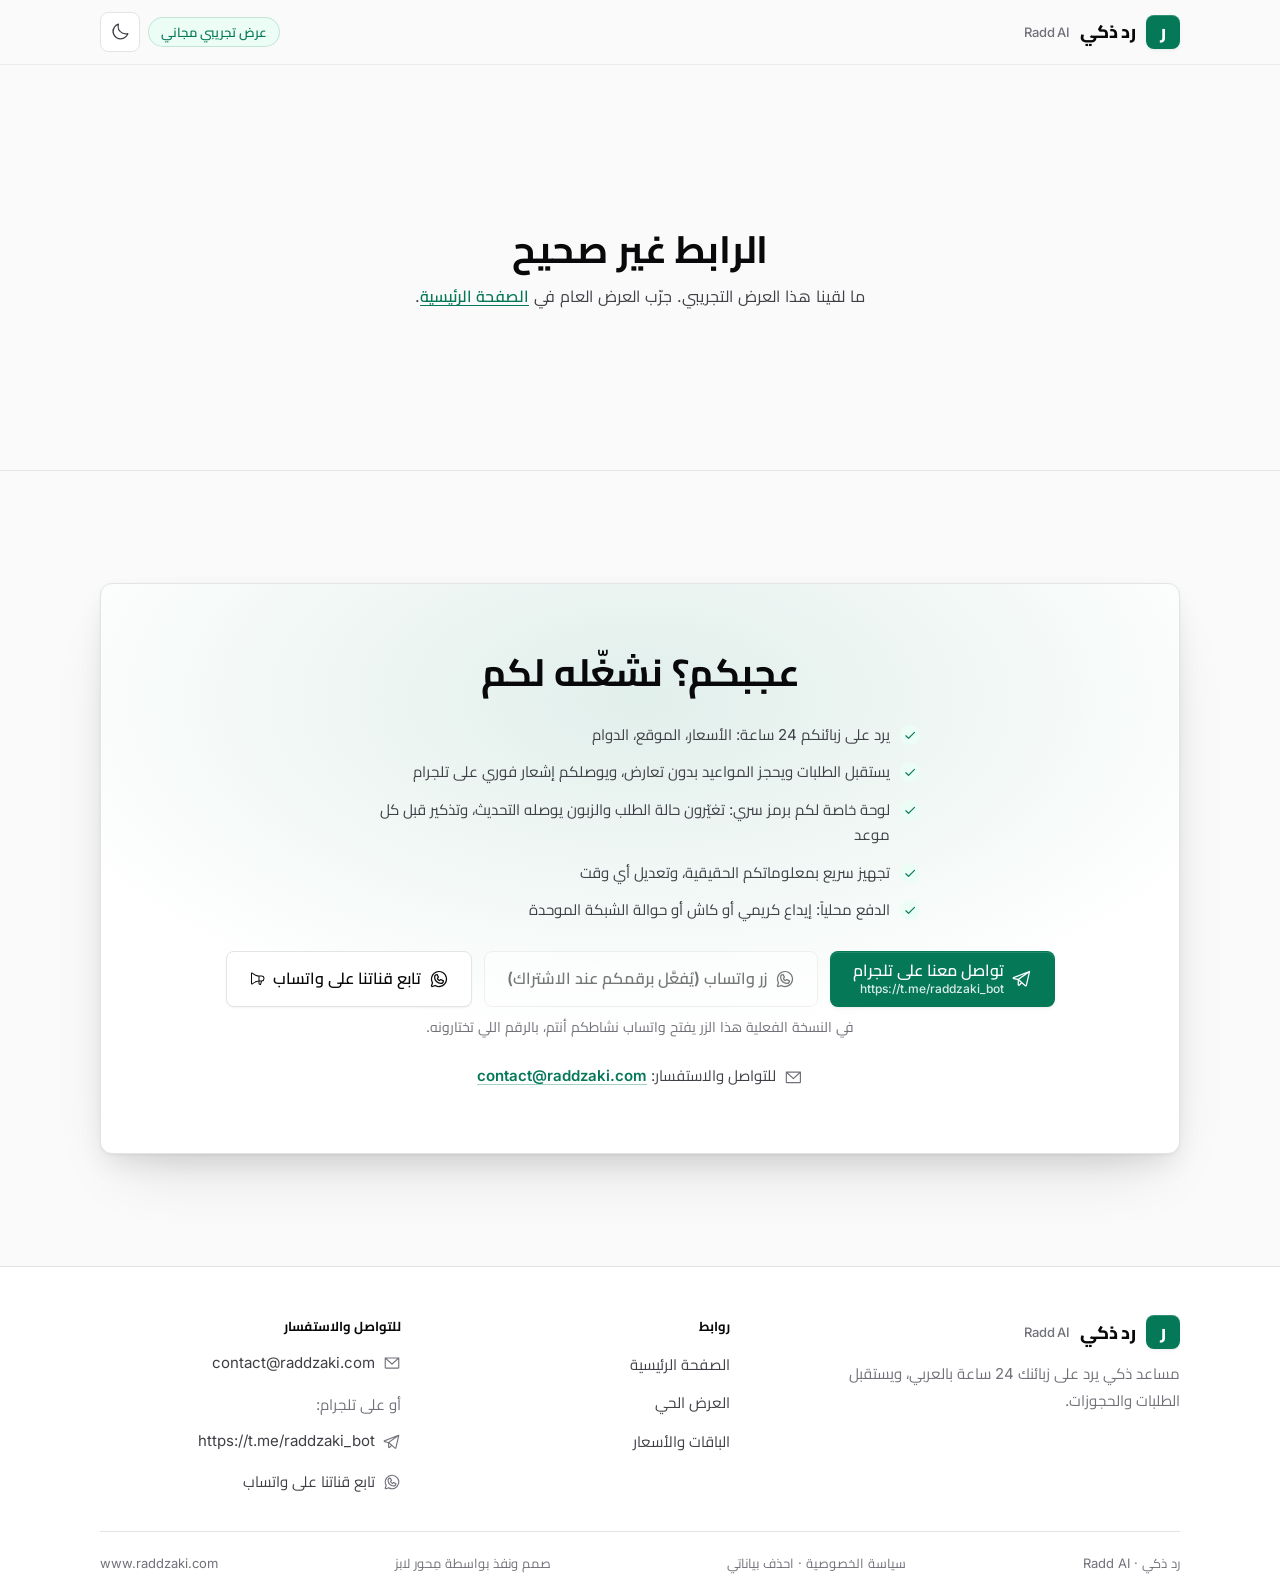
<file: demo.html>
<!doctype html>
<html lang="ar" dir="rtl" data-theme="light">
<head>
<meta charset="utf-8">
<meta name="viewport" content="width=device-width, initial-scale=1, viewport-fit=cover">
<title>تجربة «رد ذكي» لنشاطكم</title>
<meta name="robots" content="noindex, nofollow">
<meta name="description" content="مساعد ذكي تجريبي جهزناه لنشاطكم من معلوماتكم المنشورة، يرد على زبائنكم 24 ساعة. جرّبوه مجاناً.">
<meta property="og:title" content="تجربة «رد ذكي» لنشاطكم">
<meta property="og:description" content="مساعد ذكي تجريبي جهزناه لكم من معلوماتكم المنشورة، يرد على زبائنكم 24 ساعة. جرّبوه مجاناً.">
<meta property="og:type" content="website">
<meta property="og:url" content="https://www.raddzaki.com/">
<meta property="og:site_name" content="رد ذكي">
<meta name="twitter:card" content="summary_large_image">
<meta property="og:image" content="https://www.raddzaki.com/og.png?v=5">
<meta name="theme-color" content="#fafafa">
<meta name="color-scheme" content="light dark">
<link rel="canonical" href="https://www.raddzaki.com/">
<meta property="og:locale" content="ar_AR">
<meta property="og:image:width" content="1200">
<meta property="og:image:height" content="630">
<meta property="og:image:alt" content="رد ذكي – مساعد ذكي يرد على زبائنك 24 ساعة">
<link rel="icon" href="/favicon.svg" type="image/svg+xml">
<link rel="icon" href="/favicon-32.png" sizes="32x32" type="image/png">
<link rel="apple-touch-icon" href="/apple-touch-icon.png">
<script>(function(){try{var t=localStorage.getItem("radd_theme");if(t!=="dark"&&t!=="light")t=matchMedia("(prefers-color-scheme: dark)").matches?"dark":"light";document.documentElement.setAttribute("data-theme",t);}catch(e){document.documentElement.setAttribute("data-theme","light");}})();</script>
<link rel="preload" href="/fonts/cairo-arabic-var.woff2" as="font" type="font/woff2" crossorigin>
<link rel="stylesheet" href="/styles.css?v=20261031">
</head>
<body class="demo-page">
<a class="sr-only" href="#main">تخطَّ إلى المحتوى</a>
<header class="site-header">
  <div class="container bar">
    <a class="brand" href="/" aria-label="رد ذكي">
      <span class="brand-mark" aria-hidden="true">ر</span>
      <span>رد ذكي</span><span class="brand-sub">Radd AI</span>
    </a>
    <nav class="nav" aria-label="الأقسام"></nav>
    <div class="header-actions">
      <span class="pill hide-sm">عرض تجريبي مجاني</span>
      <button type="button" class="icon-btn theme-toggle" aria-label="التبديل إلى الوضع الليلي" aria-pressed="false"><svg class="ic i-moon" viewBox="0 0 256 256" fill="currentColor" aria-hidden="true" focusable="false"><path d="M233.54,142.23a8,8,0,0,0-8-2,88.08,88.08,0,0,1-109.8-109.8,8,8,0,0,0-10-10,104.84,104.84,0,0,0-52.91,37A104,104,0,0,0,136,224a103.09,103.09,0,0,0,62.52-20.88,104.84,104.84,0,0,0,37-52.91A8,8,0,0,0,233.54,142.23ZM188.9,190.34A88,88,0,0,1,65.66,67.11a89,89,0,0,1,31.4-26A106,106,0,0,0,96,56,104.11,104.11,0,0,0,200,160a106,106,0,0,0,14.92-1.06A89,89,0,0,1,188.9,190.34Z"/></svg><svg class="ic i-sun" viewBox="0 0 256 256" fill="currentColor" aria-hidden="true" focusable="false"><path d="M120,40V16a8,8,0,0,1,16,0V40a8,8,0,0,1-16,0Zm72,88a64,64,0,1,1-64-64A64.07,64.07,0,0,1,192,128Zm-16,0a48,48,0,1,0-48,48A48.05,48.05,0,0,0,176,128ZM58.34,69.66A8,8,0,0,0,69.66,58.34l-16-16A8,8,0,0,0,42.34,53.66Zm0,116.68-16,16a8,8,0,0,0,11.32,11.32l16-16a8,8,0,0,0-11.32-11.32ZM192,72a8,8,0,0,0,5.66-2.34l16-16a8,8,0,0,0-11.32-11.32l-16,16A8,8,0,0,0,192,72Zm5.66,114.34a8,8,0,0,0-11.32,11.32l16,16a8,8,0,0,0,11.32-11.32ZM48,128a8,8,0,0,0-8-8H16a8,8,0,0,0,0,16H40A8,8,0,0,0,48,128Zm80,80a8,8,0,0,0-8,8v24a8,8,0,0,0,16,0V216A8,8,0,0,0,128,208Zm112-88H216a8,8,0,0,0,0,16h24a8,8,0,0,0,0-16Z"/></svg></button>
      
    </div>
  </div>
</header>

<main id="main">
  <!-- Personal demo -->
  <section id="demo" class="section" aria-labelledby="demo-title">
    <div class="container demo-grid has-extras">
      <div class="demo-intro">
        <span class="pill"><svg class="ic-sm" viewBox="0 0 256 256" fill="currentColor" aria-hidden="true" focusable="false"><path d="M208,144a15.78,15.78,0,0,1-10.42,14.94L146,178l-19,51.62a15.92,15.92,0,0,1-29.88,0L78,178l-51.62-19a15.92,15.92,0,0,1,0-29.88L78,110l19-51.62a15.92,15.92,0,0,1,29.88,0L146,110l51.62,19A15.78,15.78,0,0,1,208,144ZM152,48h16V64a8,8,0,0,0,16,0V48h16a8,8,0,0,0,0-16H184V16a8,8,0,0,0-16,0V32H152a8,8,0,0,0,0,16Zm88,32h-8V72a8,8,0,0,0-16,0v8h-8a8,8,0,0,0,0,16h8v8a8,8,0,0,0,16,0V96h8a8,8,0,0,0,0-16Z"/></svg>عرض تجريبي مجاني · خاص بكم</span>
        <h1 id="demo-title" class="h2">مساعد <span class="accent" id="dz-name">نشاطكم</span> الذكي</h1>
        <p class="lead" id="dz-sub">جهزنا هذا المساعد من معلوماتكم المنشورة على صفحتكم. اكتبوا له أي سؤال كأنكم زبون، أو اضغطوا سؤالاً من الأسئلة المقترحة.</p>

      </div>

      <div class="chat" role="region" aria-label="محادثة تجريبية">
        <div class="chat-head">
          <span class="avatar" id="chat-avatar" aria-hidden="true"><svg class="ic" viewBox="0 0 256 256" fill="currentColor" aria-hidden="true" focusable="false"><path d="M140,128a12,12,0,1,1-12-12A12,12,0,0,1,140,128ZM84,116a12,12,0,1,0,12,12A12,12,0,0,0,84,116Zm88,0a12,12,0,1,0,12,12A12,12,0,0,0,172,116Zm60,12A104,104,0,0,1,79.12,219.82L45.07,231.17a16,16,0,0,1-20.24-20.24l11.35-34.05A104,104,0,1,1,232,128Zm-16,0A88,88,0,1,0,51.81,172.06a8,8,0,0,1,.66,6.54L40,216,77.4,203.53a7.85,7.85,0,0,1,2.53-.42,8,8,0,0,1,4,1.08A88,88,0,0,0,216,128Z"/></svg></span>
          <div>
            <div class="chat-name" id="chat-name">…</div>
            <div class="chat-status" id="chat-status">متصل الآن • يرد فوراً</div>
          </div>
          <span class="head-ic"><svg class="ic-lg" viewBox="0 0 256 256" fill="currentColor" aria-hidden="true" focusable="false"><path d="M200,48H136V16a8,8,0,0,0-16,0V48H56A32,32,0,0,0,24,80V192a32,32,0,0,0,32,32H200a32,32,0,0,0,32-32V80A32,32,0,0,0,200,48Zm16,144a16,16,0,0,1-16,16H56a16,16,0,0,1-16-16V80A16,16,0,0,1,56,64H200a16,16,0,0,1,16,16Zm-52-56H92a28,28,0,0,0,0,56h72a28,28,0,0,0,0-56Zm-24,16v24H116V152ZM80,164a12,12,0,0,1,12-12h8v24H92A12,12,0,0,1,80,164Zm84,12h-8V152h8a12,12,0,0,1,0,24ZM72,108a12,12,0,1,1,12,12A12,12,0,0,1,72,108Zm88,0a12,12,0,1,1,12,12A12,12,0,0,1,160,108Z"/></svg></span>
        </div>
        <div class="chat-body" id="chat-body" aria-live="polite"></div>
        <div class="chips ops-bar" id="ops-bar" aria-label="طلبات وحجوزات" hidden></div>
        <div class="chips" id="chips" aria-label="أسئلة مقترحة"></div>
        <form class="composer" id="composer" autocomplete="off">
          <label for="msg" class="sr-only">اكتب رسالتك</label>
          <input id="msg" name="msg" type="text" maxlength="400" placeholder="اكتب سؤالك كأنك زبون…" enterkeyhint="send">
          <button type="submit" class="send" aria-label="إرسال"><svg class="ic" viewBox="0 0 256 256" fill="currentColor" aria-hidden="true" focusable="false"><path d="M231.87,114l-168-95.89A16,16,0,0,0,40.92,37.34L71.55,128,40.92,218.67A16,16,0,0,0,56,240a16.15,16.15,0,0,0,7.93-2.1l167.92-96.05a16,16,0,0,0,.05-27.89ZM56,224a.56.56,0,0,0,0-.12L85.74,136H144a8,8,0,0,0,0-16H85.74L56.06,32.16A.46.46,0,0,0,56,32l168,95.83Z"/></svg></button>
        </form>
      </div>

      <div class="demo-extras">
        <div class="info-card" id="ops-new" hidden>
          <h2 class="h3"><svg class="ic" viewBox="0 0 256 256" fill="currentColor" aria-hidden="true" focusable="false"><path d="M208,144a15.78,15.78,0,0,1-10.42,14.94L146,178l-19,51.62a15.92,15.92,0,0,1-29.88,0L78,178l-51.62-19a15.92,15.92,0,0,1,0-29.88L78,110l19-51.62a15.92,15.92,0,0,1,29.88,0L146,110l51.62,19A15.78,15.78,0,0,1,208,144ZM152,48h16V64a8,8,0,0,0,16,0V48h16a8,8,0,0,0,0-16H184V16a8,8,0,0,0-16,0V32H152a8,8,0,0,0,0,16Zm88,32h-8V72a8,8,0,0,0-16,0v8h-8a8,8,0,0,0,0,16h8v8a8,8,0,0,0,16,0V96h8a8,8,0,0,0,0-16Z"/></svg><span>جديد في «رد ذكي»: طلبات وحجوزات ومتابعة</span></h2>
          <p id="ops-new-txt"></p>
          <p>جرّبها: اضغط «اطلب الآن» أو «احجز» فوق كأنك زبون، وبعدها افتح لوحة صاحب المحل وغيّر حالة الطلب وشوف الرسالة توصل للزبون.</p>
          <a class="btn btn-secondary" id="ops-owner" href="https://order.raddzaki.com/" target="_blank" rel="noopener"><svg class="ic" viewBox="0 0 256 256" fill="currentColor" aria-hidden="true" focusable="false"><path d="M144,157.68a68,68,0,1,0-71.9,0c-20.65,6.76-39.23,19.39-54.17,37.17a8,8,0,1,0,12.24,10.3C50.25,181.19,77.91,168,108,168s57.75,13.19,77.87,37.15a8,8,0,0,0,12.26-10.3C183.18,177.07,164.6,164.44,144,157.68ZM56,100a52,52,0,1,1,52,52A52.06,52.06,0,0,1,56,100Zm196.25,43.07-4.66-2.69a23.6,23.6,0,0,0,0-8.76l4.66-2.69a8,8,0,1,0-8-13.86l-4.67,2.7a23.92,23.92,0,0,0-7.58-4.39V108a8,8,0,0,0-16,0v5.38a23.92,23.92,0,0,0-7.58,4.39l-4.67-2.7a8,8,0,1,0-8,13.86l4.66,2.69a23.6,23.6,0,0,0,0,8.76l-4.66,2.69a8,8,0,0,0,8,13.86l4.67-2.7a23.92,23.92,0,0,0,7.58,4.39V164a8,8,0,0,0,16,0v-5.38a23.92,23.92,0,0,0,7.58-4.39l4.67,2.7a7.92,7.92,0,0,0,4,1.07,8,8,0,0,0,4-14.93ZM216,136a8,8,0,1,1,8,8A8,8,0,0,1,216,136Z"/></svg><span>جرّب لوحة صاحب المحل</span></a>
          <p class="muted">طلباتك التجريبية تشوفها أنت بس. والتحديثات توصل للزبون على تلجرام أو صفحة تتبع الطلب (واتساب يتفعّل لاحقاً برقم المحل).</p>
        </div>

        <details class="disclosure" id="dz-facts">
          <summary><span>وش يعرف المساعد عنكم؟</span><svg class="ic" viewBox="0 0 256 256" fill="currentColor" aria-hidden="true" focusable="false"><path d="M213.66,101.66l-80,80a8,8,0,0,1-11.32,0l-80-80A8,8,0,0,1,53.66,90.34L128,164.69l74.34-74.35a8,8,0,0,1,11.32,11.32Z"/></svg></summary>
          <ul id="dz-facts-list"></ul>
          <p class="src" id="dz-src"></p>
        </details>
        <p class="note muted">هذه نسخة تجريبية مبنية فقط على ما نشرتموه للعامة. لما نشغّلها لكم فعلياً نضيف أسعاركم ودوامكم وخدماتكم كاملة، ويرد على زبائنكم في واتساب وفيسبوك ماسنجر.</p>
      </div>
    </div>
  </section>

  <!-- Call to action -->
  <section class="section" aria-labelledby="cta-title">
    <div class="container">
      <div class="cta-panel">
        <h2 id="cta-title" class="h2">عجبكم؟ نشغّله لكم</h2>
        <ul class="checklist">
          <li><span class="ck"><svg class="ic" viewBox="0 0 256 256" fill="currentColor" aria-hidden="true" focusable="false"><path d="M232.49,80.49l-128,128a12,12,0,0,1-17,0l-56-56a12,12,0,1,1,17-17L96,183,215.51,63.51a12,12,0,0,1,17,17Z"/></svg></span><span>يرد على زبائنكم 24 ساعة: الأسعار، الموقع، الدوام</span></li>
          <li><span class="ck"><svg class="ic" viewBox="0 0 256 256" fill="currentColor" aria-hidden="true" focusable="false"><path d="M232.49,80.49l-128,128a12,12,0,0,1-17,0l-56-56a12,12,0,1,1,17-17L96,183,215.51,63.51a12,12,0,0,1,17,17Z"/></svg></span><span>يستقبل الطلبات ويحجز المواعيد بدون تعارض، ويوصلكم إشعار فوري على تلجرام</span></li>
          <li><span class="ck"><svg class="ic" viewBox="0 0 256 256" fill="currentColor" aria-hidden="true" focusable="false"><path d="M232.49,80.49l-128,128a12,12,0,0,1-17,0l-56-56a12,12,0,1,1,17-17L96,183,215.51,63.51a12,12,0,0,1,17,17Z"/></svg></span><span>لوحة خاصة لكم برمز سري: تغيّرون حالة الطلب والزبون يوصله التحديث، وتذكير قبل كل موعد</span></li>
          <li><span class="ck"><svg class="ic" viewBox="0 0 256 256" fill="currentColor" aria-hidden="true" focusable="false"><path d="M232.49,80.49l-128,128a12,12,0,0,1-17,0l-56-56a12,12,0,1,1,17-17L96,183,215.51,63.51a12,12,0,0,1,17,17Z"/></svg></span><span>تجهيز سريع بمعلوماتكم الحقيقية، وتعديل أي وقت</span></li>
          <li><span class="ck"><svg class="ic" viewBox="0 0 256 256" fill="currentColor" aria-hidden="true" focusable="false"><path d="M232.49,80.49l-128,128a12,12,0,0,1-17,0l-56-56a12,12,0,1,1,17-17L96,183,215.51,63.51a12,12,0,0,1,17,17Z"/></svg></span><span>الدفع محلياً: إيداع كريمي أو كاش أو حوالة الشبكة الموحدة</span></li>
        </ul>
        <div class="cta-actions">
          <a class="btn btn-primary btn-lg btn-stack" href="https://t.me/raddzaki_bot" target="_blank" rel="noopener"><svg class="ic" viewBox="0 0 256 256" fill="currentColor" aria-hidden="true" focusable="false"><path d="M228.88,26.19a9,9,0,0,0-9.16-1.57L17.06,103.93a14.22,14.22,0,0,0,2.43,27.21L72,141.45V200a15.92,15.92,0,0,0,10,14.83,15.91,15.91,0,0,0,17.51-3.73l25.32-26.26L165,220a15.88,15.88,0,0,0,10.51,4,16.3,16.3,0,0,0,5-.79,15.85,15.85,0,0,0,10.67-11.63L231.77,35A9,9,0,0,0,228.88,26.19Zm-61.14,36L78.15,126.35l-49.6-9.73ZM88,200V152.52l24.79,21.74Zm87.53,8L92.85,135.5l119-85.29Z"/></svg><span class="stack"><span>تواصل معنا على تلجرام</span><span class="url">https://t.me/raddzaki_bot</span></span></a>
          <button type="button" class="btn btn-secondary btn-lg is-inactive" disabled aria-disabled="true" title="هذا الزر يُفعَّل برقم واتساب نشاطكم عند الاشتراك"><svg class="ic" viewBox="0 0 256 256" fill="currentColor" aria-hidden="true" focusable="false"><path d="M187.58,144.84l-32-16a8,8,0,0,0-8,.5l-14.69,9.8a40.55,40.55,0,0,1-16-16l9.8-14.69a8,8,0,0,0,.5-8l-16-32A8,8,0,0,0,104,64a40,40,0,0,0-40,40,88.1,88.1,0,0,0,88,88,40,40,0,0,0,40-40A8,8,0,0,0,187.58,144.84ZM152,176a72.08,72.08,0,0,1-72-72A24,24,0,0,1,99.29,80.46l11.48,23L101,118a8,8,0,0,0-.73,7.51,56.47,56.47,0,0,0,30.15,30.15A8,8,0,0,0,138,155l14.61-9.74,23,11.48A24,24,0,0,1,152,176ZM128,24A104,104,0,0,0,36.18,176.88L24.83,210.93a16,16,0,0,0,20.24,20.24l34.05-11.35A104,104,0,1,0,128,24Zm0,192a87.87,87.87,0,0,1-44.06-11.81,8,8,0,0,0-6.54-.67L40,216,52.47,178.6a8,8,0,0,0-.66-6.54A88,88,0,1,1,128,216Z"/></svg><span>زر واتساب (يُفعَّل برقمكم عند الاشتراك)</span></button>
          <a class="btn btn-secondary btn-lg" href="https://whatsapp.com/channel/0029VbDXdo3E50UiIUBlfK40/100" target="_blank" rel="noopener" aria-label="تابع قناة رد ذكي على واتساب"><svg class="ic" viewBox="0 0 256 256" fill="currentColor" aria-hidden="true" focusable="false"><path d="M187.58,144.84l-32-16a8,8,0,0,0-8,.5l-14.69,9.8a40.55,40.55,0,0,1-16-16l9.8-14.69a8,8,0,0,0,.5-8l-16-32A8,8,0,0,0,104,64a40,40,0,0,0-40,40,88.1,88.1,0,0,0,88,88,40,40,0,0,0,40-40A8,8,0,0,0,187.58,144.84ZM152,176a72.08,72.08,0,0,1-72-72A24,24,0,0,1,99.29,80.46l11.48,23L101,118a8,8,0,0,0-.73,7.51,56.47,56.47,0,0,0,30.15,30.15A8,8,0,0,0,138,155l14.61-9.74,23,11.48A24,24,0,0,1,152,176ZM128,24A104,104,0,0,0,36.18,176.88L24.83,210.93a16,16,0,0,0,20.24,20.24l34.05-11.35A104,104,0,1,0,128,24Zm0,192a87.87,87.87,0,0,1-44.06-11.81,8,8,0,0,0-6.54-.67L40,216,52.47,178.6a8,8,0,0,0-.66-6.54A88,88,0,1,1,128,216Z"/></svg><span>تابع قناتنا على واتساب</span><svg class="ic-sm" viewBox="0 0 256 256" fill="currentColor" aria-hidden="true" focusable="false"><path d="M248,120a48.05,48.05,0,0,0-48-48H160.2c-2.91-.17-53.62-3.74-101.91-44.24A16,16,0,0,0,32,40V200a16,16,0,0,0,26.29,12.25c37.77-31.68,77-40.76,93.71-43.3v31.72A16,16,0,0,0,159.12,214l11,7.33A16,16,0,0,0,194.5,212l11.77-44.36A48.07,48.07,0,0,0,248,120ZM48,199.93V40h0c42.81,35.91,86.63,45,104,47.24v65.48C134.65,155,90.84,164.07,48,199.93Zm131,8,0,.11-11-7.33V168h21.6ZM200,152H168V88h32a32,32,0,1,1,0,64Z"/></svg></a>
        </div>
        <p class="cta-sub">في النسخة الفعلية هذا الزر يفتح واتساب نشاطكم أنتم، بالرقم اللي تختارونه.</p>
        <p class="mail-line"><svg class="ic" viewBox="0 0 256 256" fill="currentColor" aria-hidden="true" focusable="false"><path d="M224,48H32a8,8,0,0,0-8,8V192a16,16,0,0,0,16,16H216a16,16,0,0,0,16-16V56A8,8,0,0,0,224,48ZM203.43,64,128,133.15,52.57,64ZM216,192H40V74.19l82.59,75.71a8,8,0,0,0,10.82,0L216,74.19V192Z"/></svg><span>للتواصل والاستفسار: <a class="text-link" href="mailto:contact@raddzaki.com"><bdi dir="ltr">contact@raddzaki.com</bdi></a></span></p>
      </div>
    </div>
  </section>
</main>

<footer class="site-footer">
  <div class="container">
    <div class="footer-grid">
      <div>
        <a class="brand" href="/" aria-label="رد ذكي"><span class="brand-mark" aria-hidden="true">ر</span><span>رد ذكي</span><span class="brand-sub">Radd AI</span></a>
        <p class="about">مساعد ذكي يرد على زبائنك 24 ساعة بالعربي، ويستقبل الطلبات والحجوزات.</p>
      </div>
      <div class="footer-col">
        <h4>روابط</h4>
        <ul><li><a href="/">الصفحة الرئيسية</a></li><li><a href="/#demo">العرض الحي</a></li><li><a href="/#pricing">الباقات والأسعار</a></li></ul>
      </div>
      <div class="footer-col">
        <h4>للتواصل والاستفسار</h4>
        <ul>
          <li><a href="mailto:contact@raddzaki.com"><svg class="ic" viewBox="0 0 256 256" fill="currentColor" aria-hidden="true" focusable="false"><path d="M224,48H32a8,8,0,0,0-8,8V192a16,16,0,0,0,16,16H216a16,16,0,0,0,16-16V56A8,8,0,0,0,224,48ZM203.43,64,128,133.15,52.57,64ZM216,192H40V74.19l82.59,75.71a8,8,0,0,0,10.82,0L216,74.19V192Z"/></svg><bdi dir="ltr">contact@raddzaki.com</bdi></a></li>
          <li><span class="muted">أو على تلجرام:</span></li>
          <li><a href="https://t.me/raddzaki_bot" target="_blank" rel="noopener"><svg class="ic" viewBox="0 0 256 256" fill="currentColor" aria-hidden="true" focusable="false"><path d="M228.88,26.19a9,9,0,0,0-9.16-1.57L17.06,103.93a14.22,14.22,0,0,0,2.43,27.21L72,141.45V200a15.92,15.92,0,0,0,10,14.83,15.91,15.91,0,0,0,17.51-3.73l25.32-26.26L165,220a15.88,15.88,0,0,0,10.51,4,16.3,16.3,0,0,0,5-.79,15.85,15.85,0,0,0,10.67-11.63L231.77,35A9,9,0,0,0,228.88,26.19Zm-61.14,36L78.15,126.35l-49.6-9.73ZM88,200V152.52l24.79,21.74Zm87.53,8L92.85,135.5l119-85.29Z"/></svg><bdi dir="ltr">https://t.me/raddzaki_bot</bdi></a></li>
          <li><a href="https://whatsapp.com/channel/0029VbDXdo3E50UiIUBlfK40/100" target="_blank" rel="noopener"><svg class="ic" viewBox="0 0 256 256" fill="currentColor" aria-hidden="true" focusable="false"><path d="M187.58,144.84l-32-16a8,8,0,0,0-8,.5l-14.69,9.8a40.55,40.55,0,0,1-16-16l9.8-14.69a8,8,0,0,0,.5-8l-16-32A8,8,0,0,0,104,64a40,40,0,0,0-40,40,88.1,88.1,0,0,0,88,88,40,40,0,0,0,40-40A8,8,0,0,0,187.58,144.84ZM152,176a72.08,72.08,0,0,1-72-72A24,24,0,0,1,99.29,80.46l11.48,23L101,118a8,8,0,0,0-.73,7.51,56.47,56.47,0,0,0,30.15,30.15A8,8,0,0,0,138,155l14.61-9.74,23,11.48A24,24,0,0,1,152,176ZM128,24A104,104,0,0,0,36.18,176.88L24.83,210.93a16,16,0,0,0,20.24,20.24l34.05-11.35A104,104,0,1,0,128,24Zm0,192a87.87,87.87,0,0,1-44.06-11.81,8,8,0,0,0-6.54-.67L40,216,52.47,178.6a8,8,0,0,0-.66-6.54A88,88,0,1,1,128,216Z"/></svg><span>تابع قناتنا على واتساب</span></a></li>
        </ul>
      </div>
    </div>
    <div class="footer-bottom"><span>رد ذكي · Radd AI</span><span class="legal-links"><a href="/privacy">سياسة الخصوصية</a> · <a href="/privacy#delete">احذف بياناتي</a></span><span class="made-by">صمم ونفذ بواسطة <a href="https://mihwarlabs.raddzaki.com/" target="_blank" rel="noopener">مِحور لابز</a></span><span class="ltr">www.raddzaki.com</span></div>
  </div>
</footer>
<!-- Icon templates used by demo.js (orders/bookings buttons) -->
<template id="i-arrow-u-up-right"><svg class="ic" viewBox="0 0 256 256" fill="currentColor" aria-hidden="true" focusable="false"><path d="M170.34,130.34,204.69,96H88a48,48,0,0,0,0,96h88a8,8,0,0,1,0,16H88A64,64,0,0,1,88,80H204.69L170.34,45.66a8,8,0,0,1,11.32-11.32l48,48a8,8,0,0,1,0,11.32l-48,48a8,8,0,0,1-11.32-11.32Z"/></svg></template>
<template id="i-bell"><svg class="ic" viewBox="0 0 256 256" fill="currentColor" aria-hidden="true" focusable="false"><path d="M221.8,175.94C216.25,166.38,208,139.33,208,104a80,80,0,1,0-160,0c0,35.34-8.26,62.38-13.81,71.94A16,16,0,0,0,48,200H88.81a40,40,0,0,0,78.38,0H208a16,16,0,0,0,13.8-24.06ZM128,216a24,24,0,0,1-22.62-16h45.24A24,24,0,0,1,128,216ZM48,184c7.7-13.24,16-43.92,16-80a64,64,0,1,1,128,0c0,36.05,8.28,66.73,16,80Z"/></svg></template>
<template id="i-calendar-check"><svg class="ic" viewBox="0 0 256 256" fill="currentColor" aria-hidden="true" focusable="false"><path d="M208,32H184V24a8,8,0,0,0-16,0v8H88V24a8,8,0,0,0-16,0v8H48A16,16,0,0,0,32,48V208a16,16,0,0,0,16,16H208a16,16,0,0,0,16-16V48A16,16,0,0,0,208,32ZM72,48v8a8,8,0,0,0,16,0V48h80v8a8,8,0,0,0,16,0V48h24V80H48V48ZM208,208H48V96H208V208Zm-38.34-85.66a8,8,0,0,1,0,11.32l-48,48a8,8,0,0,1-11.32,0l-24-24a8,8,0,0,1,11.32-11.32L116,164.69l42.34-42.35A8,8,0,0,1,169.66,122.34Z"/></svg></template>
<template id="i-chat-circle-dots"><svg class="ic" viewBox="0 0 256 256" fill="currentColor" aria-hidden="true" focusable="false"><path d="M140,128a12,12,0,1,1-12-12A12,12,0,0,1,140,128ZM84,116a12,12,0,1,0,12,12A12,12,0,0,0,84,116Zm88,0a12,12,0,1,0,12,12A12,12,0,0,0,172,116Zm60,12A104,104,0,0,1,79.12,219.82L45.07,231.17a16,16,0,0,1-20.24-20.24l11.35-34.05A104,104,0,1,1,232,128Zm-16,0A88,88,0,1,0,51.81,172.06a8,8,0,0,1,.66,6.54L40,216,77.4,203.53a7.85,7.85,0,0,1,2.53-.42,8,8,0,0,1,4,1.08A88,88,0,0,0,216,128Z"/></svg></template>
<template id="i-check"><svg class="ic" viewBox="0 0 256 256" fill="currentColor" aria-hidden="true" focusable="false"><path d="M229.66,77.66l-128,128a8,8,0,0,1-11.32,0l-56-56a8,8,0,0,1,11.32-11.32L96,188.69,218.34,66.34a8,8,0,0,1,11.32,11.32Z"/></svg></template>
<template id="i-clock"><svg class="ic" viewBox="0 0 256 256" fill="currentColor" aria-hidden="true" focusable="false"><path d="M128,24A104,104,0,1,0,232,128,104.11,104.11,0,0,0,128,24Zm0,192a88,88,0,1,1,88-88A88.1,88.1,0,0,1,128,216Zm64-88a8,8,0,0,1-8,8H128a8,8,0,0,1-8-8V72a8,8,0,0,1,16,0v48h48A8,8,0,0,1,192,128Z"/></svg></template>
<template id="i-device-mobile"><svg class="ic" viewBox="0 0 256 256" fill="currentColor" aria-hidden="true" focusable="false"><path d="M176,16H80A24,24,0,0,0,56,40V216a24,24,0,0,0,24,24h96a24,24,0,0,0,24-24V40A24,24,0,0,0,176,16ZM72,64H184V192H72Zm8-32h96a8,8,0,0,1,8,8v8H72V40A8,8,0,0,1,80,32Zm96,192H80a8,8,0,0,1-8-8v-8H184v8A8,8,0,0,1,176,224Z"/></svg></template>
<template id="i-house"><svg class="ic" viewBox="0 0 256 256" fill="currentColor" aria-hidden="true" focusable="false"><path d="M219.31,108.68l-80-80a16,16,0,0,0-22.62,0l-80,80A15.87,15.87,0,0,0,32,120v96a8,8,0,0,0,8,8h64a8,8,0,0,0,8-8V160h32v56a8,8,0,0,0,8,8h64a8,8,0,0,0,8-8V120A15.87,15.87,0,0,0,219.31,108.68ZM208,208H160V152a8,8,0,0,0-8-8H104a8,8,0,0,0-8,8v56H48V120l80-80,80,80Z"/></svg></template>
<template id="i-list-bullets"><svg class="ic" viewBox="0 0 256 256" fill="currentColor" aria-hidden="true" focusable="false"><path d="M80,64a8,8,0,0,1,8-8H216a8,8,0,0,1,0,16H88A8,8,0,0,1,80,64Zm136,56H88a8,8,0,0,0,0,16H216a8,8,0,0,0,0-16Zm0,64H88a8,8,0,0,0,0,16H216a8,8,0,0,0,0-16ZM44,52A12,12,0,1,0,56,64,12,12,0,0,0,44,52Zm0,64a12,12,0,1,0,12,12A12,12,0,0,0,44,116Zm0,64a12,12,0,1,0,12,12A12,12,0,0,0,44,180Z"/></svg></template>
<template id="i-map-pin"><svg class="ic" viewBox="0 0 256 256" fill="currentColor" aria-hidden="true" focusable="false"><path d="M128,64a40,40,0,1,0,40,40A40,40,0,0,0,128,64Zm0,64a24,24,0,1,1,24-24A24,24,0,0,1,128,128Zm0-112a88.1,88.1,0,0,0-88,88c0,31.4,14.51,64.68,42,96.25a254.19,254.19,0,0,0,41.45,38.3,8,8,0,0,0,9.18,0A254.19,254.19,0,0,0,174,200.25c27.45-31.57,42-64.85,42-96.25A88.1,88.1,0,0,0,128,16Zm0,206c-16.53-13-72-60.75-72-118a72,72,0,0,1,144,0C200,161.23,144.53,209,128,222Z"/></svg></template>
<template id="i-moped"><svg class="ic" viewBox="0 0 256 256" fill="currentColor" aria-hidden="true" focusable="false"><path d="M216,128a39.3,39.3,0,0,0-6.27.5L175.49,37.19A8,8,0,0,0,168,32H136a8,8,0,0,0,0,16h26.46l32.3,86.13a40.13,40.13,0,0,0-18,25.87H136.54l-25-66.81A8,8,0,0,0,104,88H24a8,8,0,0,0,0,16h8v13.39A56.12,56.12,0,0,0,0,168a8,8,0,0,0,8,8h8.8a40,40,0,0,0,78.4,0h81.6A40,40,0,1,0,216,128ZM42.67,130.27A8,8,0,0,0,48,122.73V104H98.46l21,56H16.81A40.07,40.07,0,0,1,42.67,130.27ZM56,192a24,24,0,0,1-22.62-16H78.62A24,24,0,0,1,56,192Zm160,0a24,24,0,0,1-15.43-42.36l7.94,21.17a8,8,0,0,0,15-5.62L215.55,144H216a24,24,0,0,1,0,48Z"/></svg></template>
<template id="i-package"><svg class="ic" viewBox="0 0 256 256" fill="currentColor" aria-hidden="true" focusable="false"><path d="M223.68,66.15,135.68,18a15.88,15.88,0,0,0-15.36,0l-88,48.17a16,16,0,0,0-8.32,14v95.64a16,16,0,0,0,8.32,14l88,48.17a15.88,15.88,0,0,0,15.36,0l88-48.17a16,16,0,0,0,8.32-14V80.18A16,16,0,0,0,223.68,66.15ZM128,32l80.34,44-29.77,16.3-80.35-44ZM128,120,47.66,76l33.9-18.56,80.34,44ZM40,90l80,43.78v85.79L40,175.82Zm176,85.78h0l-80,43.79V133.82l32-17.51V152a8,8,0,0,0,16,0V107.55L216,90v85.77Z"/></svg></template>
<template id="i-pencil-simple"><svg class="ic" viewBox="0 0 256 256" fill="currentColor" aria-hidden="true" focusable="false"><path d="M227.31,73.37,182.63,28.68a16,16,0,0,0-22.63,0L36.69,152A15.86,15.86,0,0,0,32,163.31V208a16,16,0,0,0,16,16H92.69A15.86,15.86,0,0,0,104,219.31L227.31,96a16,16,0,0,0,0-22.63ZM92.69,208H48V163.31l88-88L180.69,120ZM192,108.68,147.31,64l24-24L216,84.68Z"/></svg></template>
<template id="i-plus"><svg class="ic" viewBox="0 0 256 256" fill="currentColor" aria-hidden="true" focusable="false"><path d="M224,128a8,8,0,0,1-8,8H136v80a8,8,0,0,1-16,0V136H40a8,8,0,0,1,0-16h80V40a8,8,0,0,1,16,0v80h80A8,8,0,0,1,224,128Z"/></svg></template>
<template id="i-receipt"><svg class="ic" viewBox="0 0 256 256" fill="currentColor" aria-hidden="true" focusable="false"><path d="M72,104a8,8,0,0,1,8-8h96a8,8,0,0,1,0,16H80A8,8,0,0,1,72,104Zm8,40h96a8,8,0,0,0,0-16H80a8,8,0,0,0,0,16ZM232,56V208a8,8,0,0,1-11.58,7.15L192,200.94l-28.42,14.21a8,8,0,0,1-7.16,0L128,200.94,99.58,215.15a8,8,0,0,1-7.16,0L64,200.94,35.58,215.15A8,8,0,0,1,24,208V56A16,16,0,0,1,40,40H216A16,16,0,0,1,232,56Zm-16,0H40V195.06l20.42-10.22a8,8,0,0,1,7.16,0L96,199.06l28.42-14.22a8,8,0,0,1,7.16,0L160,199.06l28.42-14.22a8,8,0,0,1,7.16,0L216,195.06Z"/></svg></template>
<template id="i-shopping-cart"><svg class="ic" viewBox="0 0 256 256" fill="currentColor" aria-hidden="true" focusable="false"><path d="M230.14,58.87A8,8,0,0,0,224,56H62.68L56.6,22.57A8,8,0,0,0,48.73,16H24a8,8,0,0,0,0,16h18L67.56,172.29a24,24,0,0,0,5.33,11.27,28,28,0,1,0,44.4,8.44h45.42A27.75,27.75,0,0,0,160,204a28,28,0,1,0,28-28H91.17a8,8,0,0,1-7.87-6.57L80.13,152h116a24,24,0,0,0,23.61-19.71l12.16-66.86A8,8,0,0,0,230.14,58.87ZM104,204a12,12,0,1,1-12-12A12,12,0,0,1,104,204Zm96,0a12,12,0,1,1-12-12A12,12,0,0,1,200,204Zm4-74.57A8,8,0,0,1,196.1,136H77.22L65.59,72H214.41Z"/></svg></template>
<template id="i-skip-back"><svg class="ic" viewBox="0 0 256 256" fill="currentColor" aria-hidden="true" focusable="false"><path d="M199.81,34a16,16,0,0,0-16.24.43L64,109.23V40a8,8,0,0,0-16,0V216a8,8,0,0,0,16,0V146.77l119.57,74.78A15.95,15.95,0,0,0,208,208.12V47.88A15.86,15.86,0,0,0,199.81,34ZM192,208,64.16,128,192,48.07Z"/></svg></template>
<template id="i-storefront"><svg class="ic" viewBox="0 0 256 256" fill="currentColor" aria-hidden="true" focusable="false"><path d="M232,96a7.89,7.89,0,0,0-.3-2.2L217.35,43.6A16.07,16.07,0,0,0,202,32H54A16.07,16.07,0,0,0,38.65,43.6L24.31,93.8A7.89,7.89,0,0,0,24,96h0v16a40,40,0,0,0,16,32v72a8,8,0,0,0,8,8H208a8,8,0,0,0,8-8V144a40,40,0,0,0,16-32V96ZM54,48H202l11.42,40H42.61Zm50,56h48v8a24,24,0,0,1-48,0Zm-16,0v8a24,24,0,0,1-35.12,21.26,7.88,7.88,0,0,0-1.82-1.06A24,24,0,0,1,40,112v-8ZM200,208H56V151.2a40.57,40.57,0,0,0,8,.8,40,40,0,0,0,32-16,40,40,0,0,0,64,0,40,40,0,0,0,32,16,40.57,40.57,0,0,0,8-.8Zm4.93-75.8a8.08,8.08,0,0,0-1.8,1.05A24,24,0,0,1,168,112v-8h48v8A24,24,0,0,1,204.93,132.2Z"/></svg></template>
<template id="i-trash"><svg class="ic" viewBox="0 0 256 256" fill="currentColor" aria-hidden="true" focusable="false"><path d="M216,48H176V40a24,24,0,0,0-24-24H104A24,24,0,0,0,80,40v8H40a8,8,0,0,0,0,16h8V208a16,16,0,0,0,16,16H192a16,16,0,0,0,16-16V64h8a8,8,0,0,0,0-16ZM96,40a8,8,0,0,1,8-8h48a8,8,0,0,1,8,8v8H96Zm96,168H64V64H192ZM112,104v64a8,8,0,0,1-16,0V104a8,8,0,0,1,16,0Zm48,0v64a8,8,0,0,1-16,0V104a8,8,0,0,1,16,0Z"/></svg></template>
<template id="i-user"><svg class="ic" viewBox="0 0 256 256" fill="currentColor" aria-hidden="true" focusable="false"><path d="M230.92,212c-15.23-26.33-38.7-45.21-66.09-54.16a72,72,0,1,0-73.66,0C63.78,166.78,40.31,185.66,25.08,212a8,8,0,1,0,13.85,8c18.84-32.56,52.14-52,89.07-52s70.23,19.44,89.07,52a8,8,0,1,0,13.85-8ZM72,96a56,56,0,1,1,56,56A56.06,56.06,0,0,1,72,96Z"/></svg></template>
<template id="i-x"><svg class="ic" viewBox="0 0 256 256" fill="currentColor" aria-hidden="true" focusable="false"><path d="M205.66,194.34a8,8,0,0,1-11.32,11.32L128,139.31,61.66,205.66a8,8,0,0,1-11.32-11.32L116.69,128,50.34,61.66A8,8,0,0,1,61.66,50.34L128,116.69l66.34-66.35a8,8,0,0,1,11.32,11.32L139.31,128Z"/></svg></template>
<script src="/theme.js?v=20261031"></script>
<script src="/demo.js?v=20261032"></script>
</body>
</html>
</file>
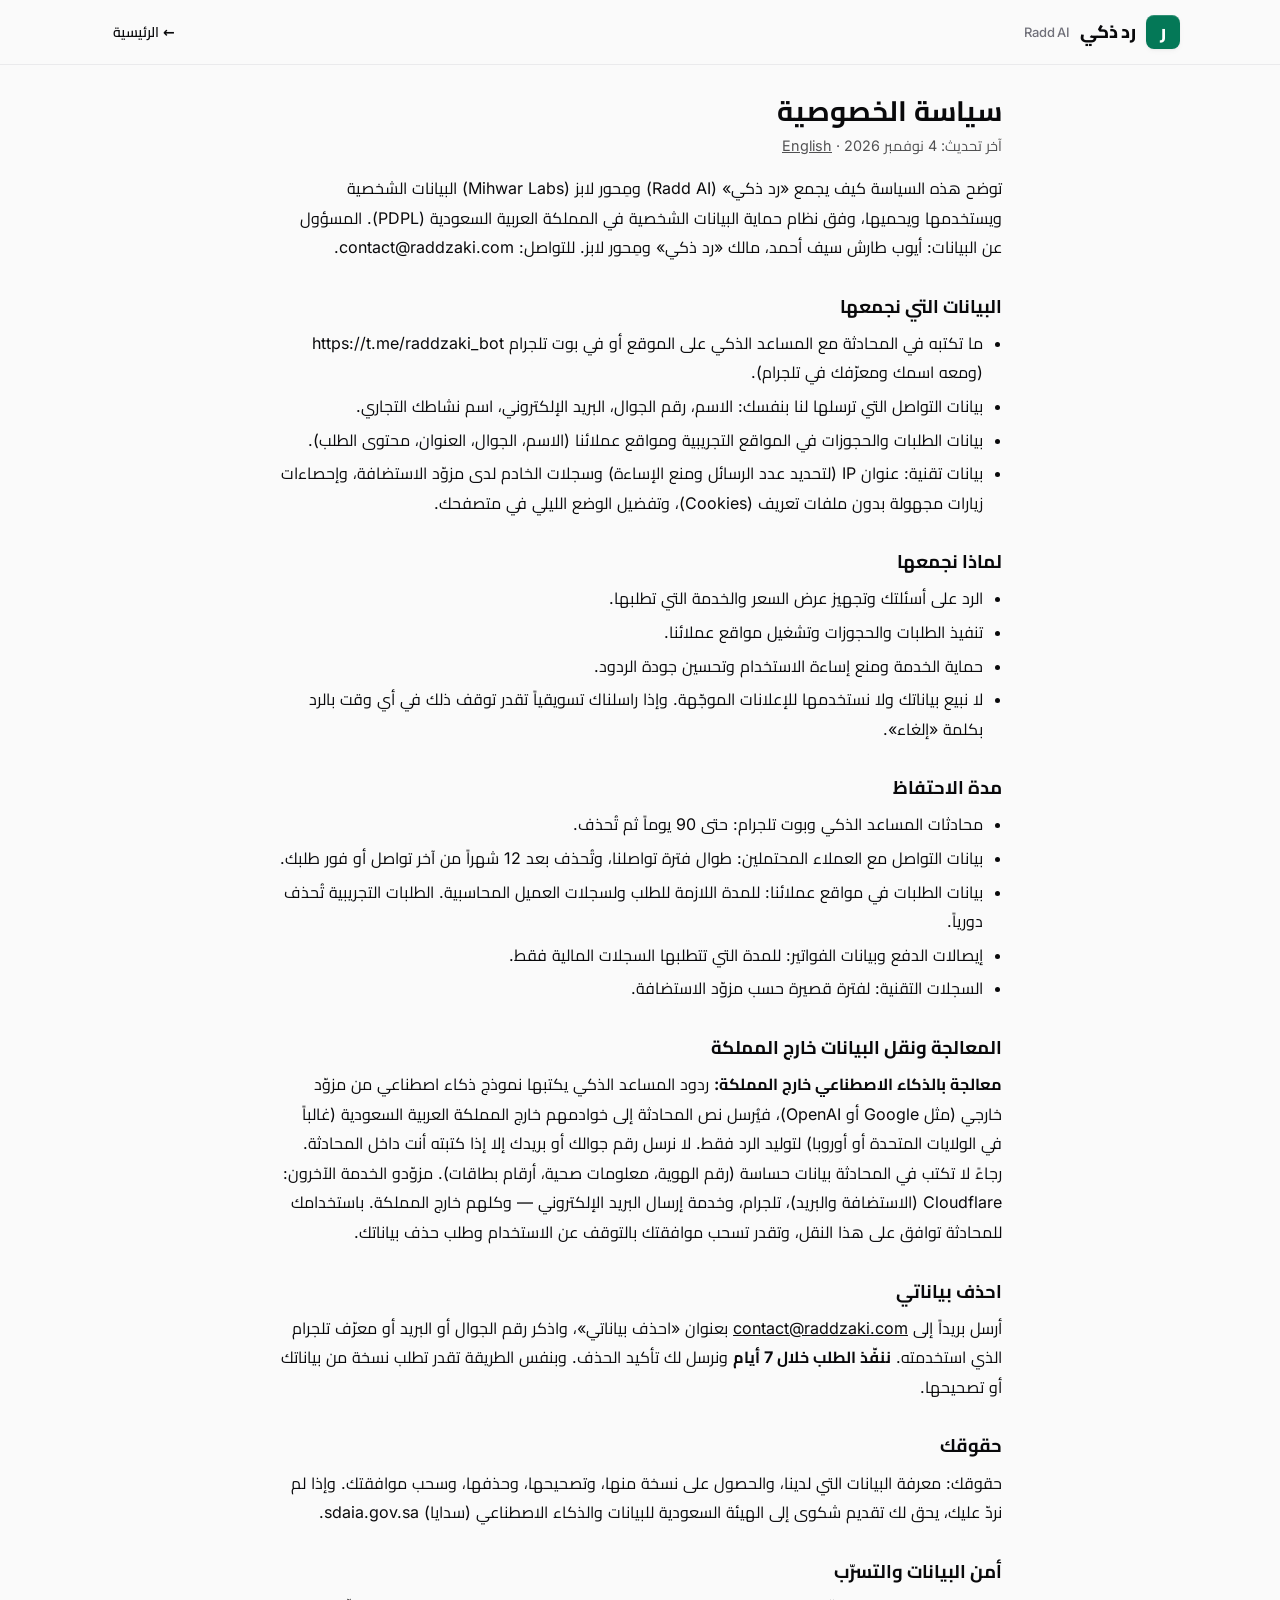
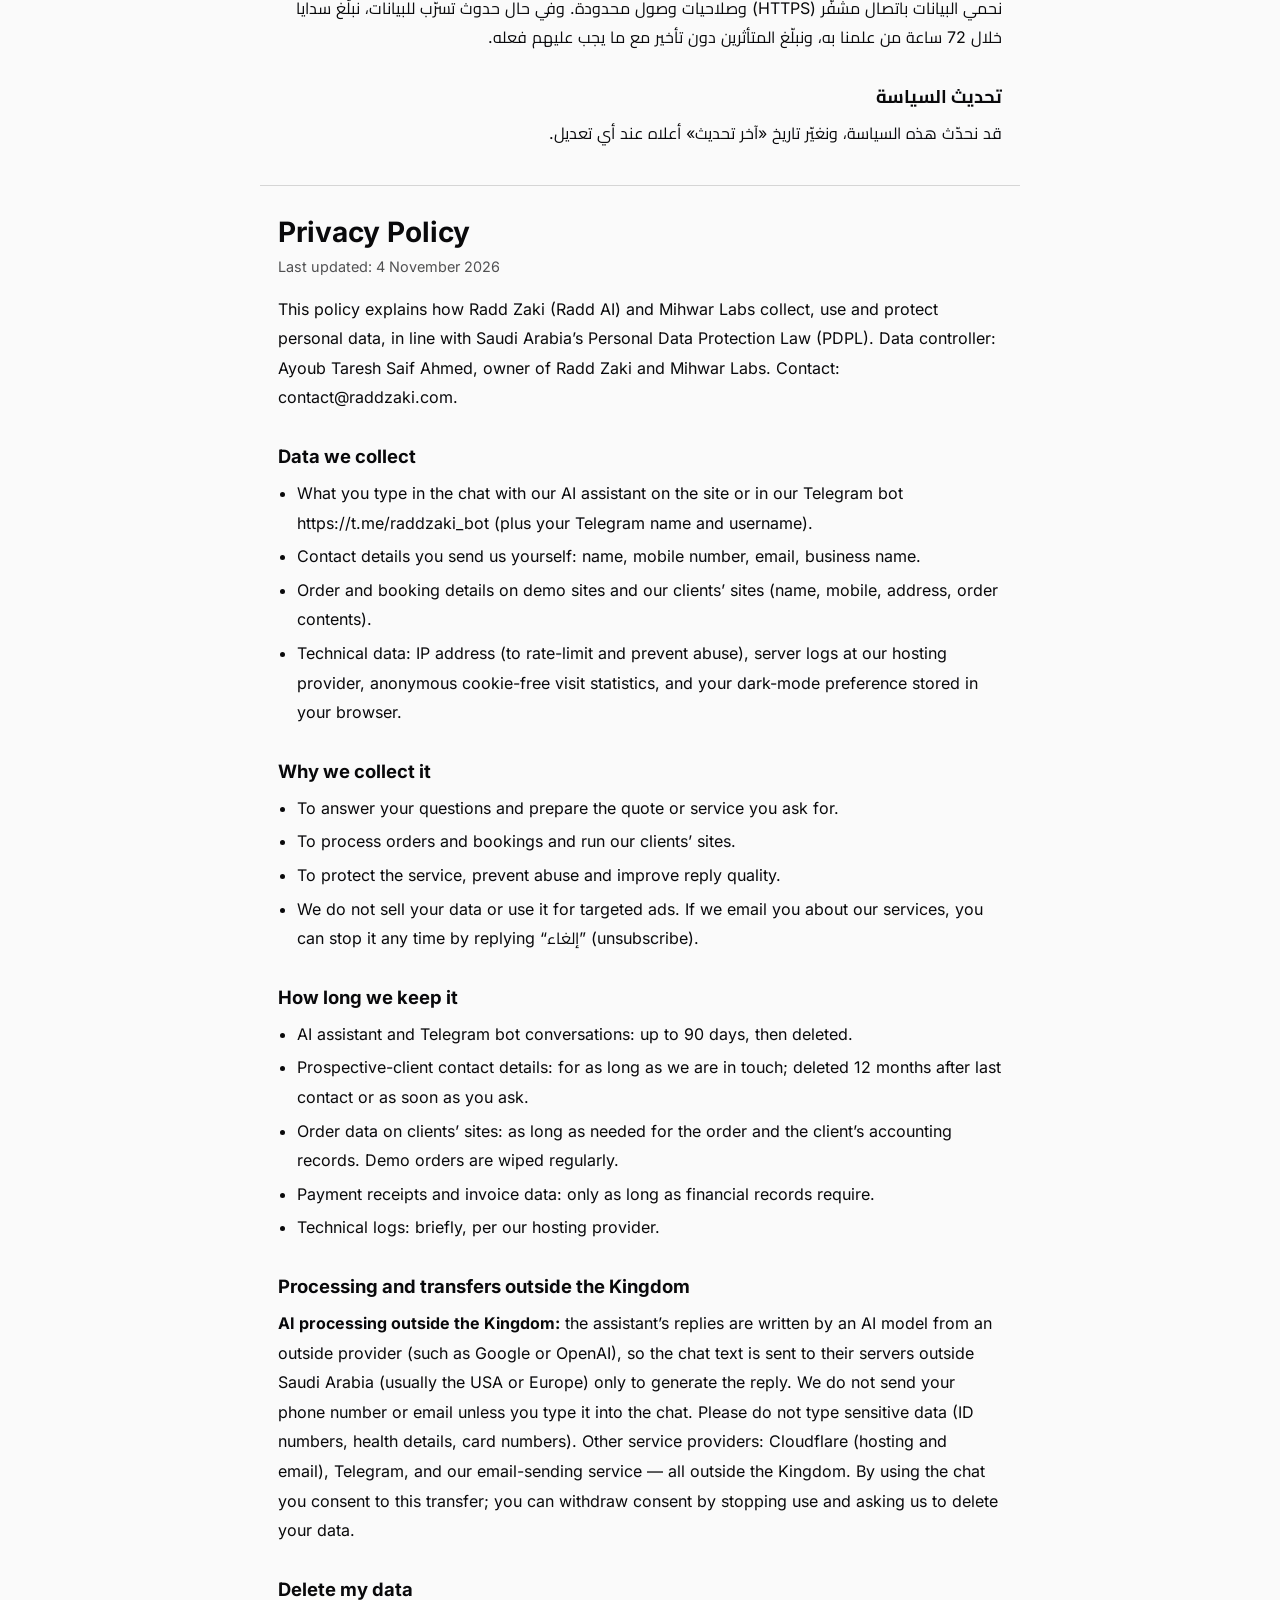
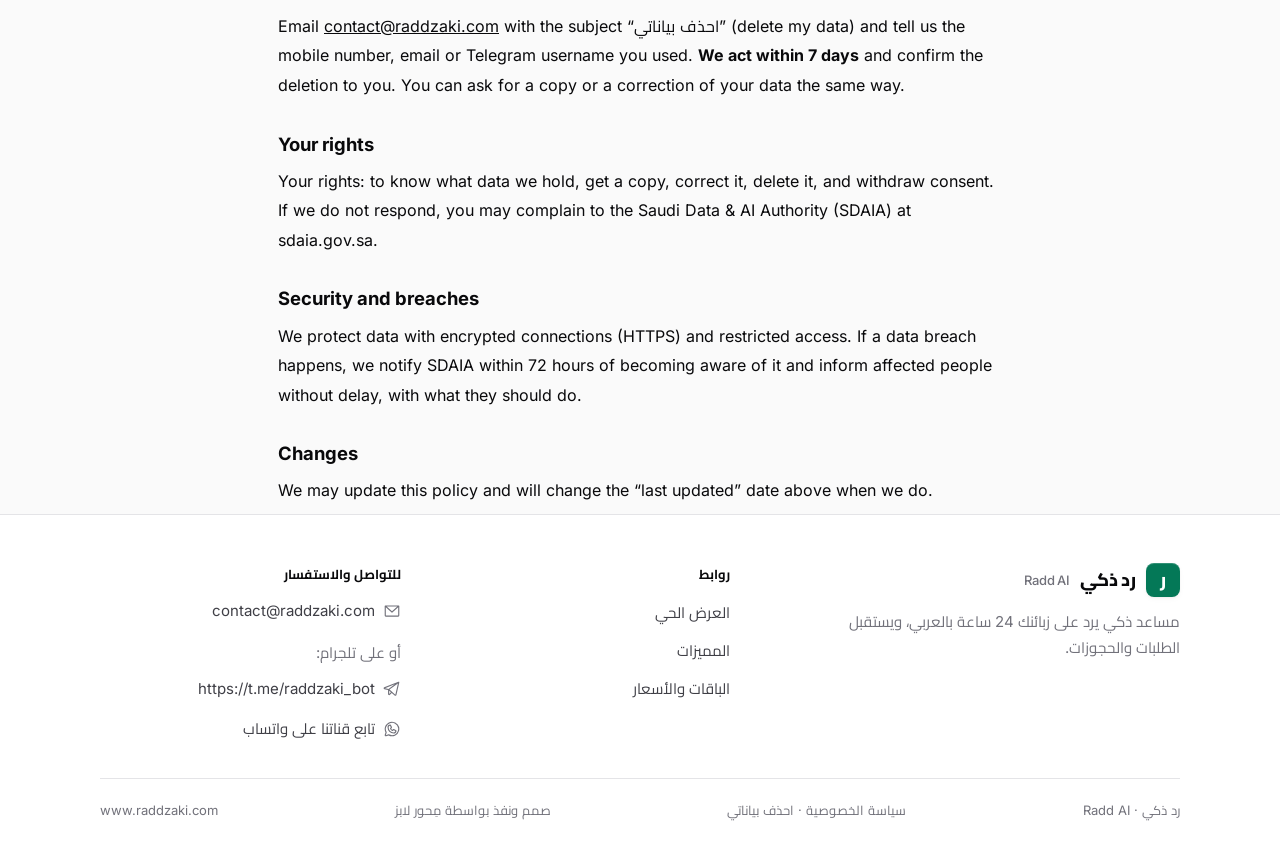
<file: privacy.html>
<!doctype html>
<html lang="ar" dir="rtl" data-theme="light">
<head>
<meta charset="utf-8">
<meta name="viewport" content="width=device-width, initial-scale=1, viewport-fit=cover">
<title>سياسة الخصوصية | رد ذكي · Privacy Policy</title>
<meta name="description" content="سياسة الخصوصية لرد ذكي ومِحور لابز: البيانات التي نجمعها، مدة الاحتفاظ، المعالجة خارج المملكة، وكيف تحذف بياناتك.">
<meta property="og:title" content="سياسة الخصوصية — رد ذكي">
<meta property="og:description" content="جرّب بنفسك: اسأل المساعد عن المنيو والأسعار والتوصيل، واطلب منه طلبك.">
<meta property="og:type" content="website">
<meta property="og:url" content="https://www.raddzaki.com/privacy">
<meta property="og:site_name" content="رد ذكي">
<meta name="twitter:card" content="summary_large_image">
<meta property="og:image" content="https://www.raddzaki.com/og.png?v=5">
<meta name="theme-color" content="#fafafa">
<meta name="color-scheme" content="light dark">
<link rel="canonical" href="https://www.raddzaki.com/privacy">
<meta property="og:locale" content="ar_AR">
<meta property="og:image:width" content="1200">
<meta property="og:image:height" content="630">
<meta property="og:image:alt" content="رد ذكي – مساعد ذكي يرد على زبائنك 24 ساعة">
<link rel="icon" href="/favicon.svg" type="image/svg+xml">
<link rel="icon" href="/favicon-32.png" sizes="32x32" type="image/png">
<link rel="apple-touch-icon" href="/apple-touch-icon.png">
<script>(function(){try{var t=localStorage.getItem("radd_theme");if(t!=="dark"&&t!=="light")t=matchMedia("(prefers-color-scheme: dark)").matches?"dark":"light";document.documentElement.setAttribute("data-theme",t);}catch(e){document.documentElement.setAttribute("data-theme","light");}})();</script>
<link rel="preload" href="/fonts/cairo-arabic-var.woff2" as="font" type="font/woff2" crossorigin>
<link rel="stylesheet" href="/styles.css?v=20261031">
<style>.pp{max-width:760px;margin:0 auto;padding:28px 18px 8px;line-height:1.85;font-size:16px}
.pp h1{font-size:1.75rem;margin:0 0 4px;line-height:1.3}.pp h2{font-size:1.15rem;margin:26px 0 6px}
.pp ul{padding-inline-start:1.2em;margin:6px 0}.pp li{margin:4px 0}.pp-date{opacity:.7;font-size:.9rem;margin:0 0 14px}
.pp a{text-decoration:underline;word-break:break-word}.pp bdi{word-break:break-all}.pp#en{border-top:1px solid rgba(127,127,127,.3);margin-top:28px}
.pp-top{display:flex;align-items:center;justify-content:space-between;max-width:760px;margin:0 auto;padding:16px 18px}
.pp a{color:inherit}</style>
</head>
<body>
<header class="site-header"><div class="container bar"><a class="brand" href="/" aria-label="رد ذكي"><span class="brand-mark" aria-hidden="true">ر</span><span>رد ذكي</span><span class="brand-sub">Radd AI</span></a><a class="btn btn-sm" href="/">← الرئيسية</a></div></header>
<main id="main">
<section class="pp" lang="ar" dir="rtl">
<h1>سياسة الخصوصية</h1><p class="pp-date">آخر تحديث: 4 نوفمبر 2026 · <a href="#en">English</a></p>
<p>توضح هذه السياسة كيف يجمع «رد ذكي» (Radd AI) ومِحور لابز (Mihwar Labs) البيانات الشخصية ويستخدمها ويحميها، وفق نظام حماية البيانات الشخصية في المملكة العربية السعودية (PDPL). المسؤول عن البيانات: أيوب طارش سيف أحمد، مالك «رد ذكي» ومِحور لابز. للتواصل: <bdi dir="ltr">contact@raddzaki.com</bdi>.</p>
<h2>البيانات التي نجمعها</h2><ul><li>ما تكتبه في المحادثة مع المساعد الذكي على الموقع أو في بوت تلجرام <bdi dir="ltr">https://t.me/raddzaki_bot</bdi> (ومعه اسمك ومعرّفك في تلجرام).</li><li>بيانات التواصل التي ترسلها لنا بنفسك: الاسم، رقم الجوال، البريد الإلكتروني، اسم نشاطك التجاري.</li><li>بيانات الطلبات والحجوزات في المواقع التجريبية ومواقع عملائنا (الاسم، الجوال، العنوان، محتوى الطلب).</li><li>بيانات تقنية: عنوان IP (لتحديد عدد الرسائل ومنع الإساءة) وسجلات الخادم لدى مزوّد الاستضافة، وإحصاءات زيارات مجهولة بدون ملفات تعريف (Cookies)، وتفضيل الوضع الليلي في متصفحك.</li></ul>
<h2>لماذا نجمعها</h2><ul><li>الرد على أسئلتك وتجهيز عرض السعر والخدمة التي تطلبها.</li><li>تنفيذ الطلبات والحجوزات وتشغيل مواقع عملائنا.</li><li>حماية الخدمة ومنع إساءة الاستخدام وتحسين جودة الردود.</li><li>لا نبيع بياناتك ولا نستخدمها للإعلانات الموجّهة. وإذا راسلناك تسويقياً تقدر توقف ذلك في أي وقت بالرد بكلمة «إلغاء».</li></ul>
<h2>مدة الاحتفاظ</h2><ul><li>محادثات المساعد الذكي وبوت تلجرام: حتى 90 يوماً ثم تُحذف.</li><li>بيانات التواصل مع العملاء المحتملين: طوال فترة تواصلنا، وتُحذف بعد 12 شهراً من آخر تواصل أو فور طلبك.</li><li>بيانات الطلبات في مواقع عملائنا: للمدة اللازمة للطلب ولسجلات العميل المحاسبية. الطلبات التجريبية تُحذف دورياً.</li><li>إيصالات الدفع وبيانات الفواتير: للمدة التي تتطلبها السجلات المالية فقط.</li><li>السجلات التقنية: لفترة قصيرة حسب مزوّد الاستضافة.</li></ul>
<h2>المعالجة ونقل البيانات خارج المملكة</h2><p><b>معالجة بالذكاء الاصطناعي خارج المملكة:</b> ردود المساعد الذكي يكتبها نموذج ذكاء اصطناعي من مزوّد خارجي (مثل Google أو OpenAI)، فيُرسل نص المحادثة إلى خوادمهم خارج المملكة العربية السعودية (غالباً في الولايات المتحدة أو أوروبا) لتوليد الرد فقط. لا نرسل رقم جوالك أو بريدك إلا إذا كتبته أنت داخل المحادثة. رجاءً لا تكتب في المحادثة بيانات حساسة (رقم الهوية، معلومات صحية، أرقام بطاقات). مزوّدو الخدمة الآخرون: Cloudflare (الاستضافة والبريد)، تلجرام، وخدمة إرسال البريد الإلكتروني — وكلهم خارج المملكة. باستخدامك للمحادثة توافق على هذا النقل، وتقدر تسحب موافقتك بالتوقف عن الاستخدام وطلب حذف بياناتك.</p>
<h2 id="delete">احذف بياناتي</h2><p>أرسل بريداً إلى <a href="mailto:contact@raddzaki.com?subject=%D8%A7%D8%AD%D8%B0%D9%81%20%D8%A8%D9%8A%D8%A7%D9%86%D8%A7%D8%AA%D9%8A"><bdi dir="ltr">contact@raddzaki.com</bdi></a> بعنوان «احذف بياناتي»، واذكر رقم الجوال أو البريد أو معرّف تلجرام الذي استخدمته. <b>ننفّذ الطلب خلال 7 أيام</b> ونرسل لك تأكيد الحذف. وبنفس الطريقة تقدر تطلب نسخة من بياناتك أو تصحيحها.</p>
<h2>حقوقك</h2><p>حقوقك: معرفة البيانات التي لدينا، والحصول على نسخة منها، وتصحيحها، وحذفها، وسحب موافقتك. وإذا لم نردّ عليك، يحق لك تقديم شكوى إلى الهيئة السعودية للبيانات والذكاء الاصطناعي (سدايا) <bdi dir="ltr">sdaia.gov.sa</bdi>.</p>
<h2>أمن البيانات والتسرّب</h2><p>نحمي البيانات باتصال مشفّر (HTTPS) وصلاحيات وصول محدودة. وفي حال حدوث تسرّب للبيانات، نبلّغ سدايا خلال 72 ساعة من علمنا به، ونبلّغ المتأثرين دون تأخير مع ما يجب عليهم فعله.</p>
<h2>تحديث السياسة</h2><p>قد نحدّث هذه السياسة، ونغيّر تاريخ «آخر تحديث» أعلاه عند أي تعديل.</p>
</section>
<section class="pp" id="en" lang="en" dir="ltr">
<h1>Privacy Policy</h1><p class="pp-date">Last updated: 4 November 2026</p>
<p>This policy explains how Radd Zaki (Radd AI) and Mihwar Labs collect, use and protect personal data, in line with Saudi Arabia’s Personal Data Protection Law (PDPL). Data controller: Ayoub Taresh Saif Ahmed, owner of Radd Zaki and Mihwar Labs. Contact: contact@raddzaki.com.</p>
<h2>Data we collect</h2><ul><li>What you type in the chat with our AI assistant on the site or in our Telegram bot https://t.me/raddzaki_bot (plus your Telegram name and username).</li><li>Contact details you send us yourself: name, mobile number, email, business name.</li><li>Order and booking details on demo sites and our clients’ sites (name, mobile, address, order contents).</li><li>Technical data: IP address (to rate-limit and prevent abuse), server logs at our hosting provider, anonymous cookie-free visit statistics, and your dark-mode preference stored in your browser.</li></ul>
<h2>Why we collect it</h2><ul><li>To answer your questions and prepare the quote or service you ask for.</li><li>To process orders and bookings and run our clients’ sites.</li><li>To protect the service, prevent abuse and improve reply quality.</li><li>We do not sell your data or use it for targeted ads. If we email you about our services, you can stop it any time by replying “إلغاء” (unsubscribe).</li></ul>
<h2>How long we keep it</h2><ul><li>AI assistant and Telegram bot conversations: up to 90 days, then deleted.</li><li>Prospective-client contact details: for as long as we are in touch; deleted 12 months after last contact or as soon as you ask.</li><li>Order data on clients’ sites: as long as needed for the order and the client’s accounting records. Demo orders are wiped regularly.</li><li>Payment receipts and invoice data: only as long as financial records require.</li><li>Technical logs: briefly, per our hosting provider.</li></ul>
<h2>Processing and transfers outside the Kingdom</h2><p><b>AI processing outside the Kingdom:</b> the assistant’s replies are written by an AI model from an outside provider (such as Google or OpenAI), so the chat text is sent to their servers outside Saudi Arabia (usually the USA or Europe) only to generate the reply. We do not send your phone number or email unless you type it into the chat. Please do not type sensitive data (ID numbers, health details, card numbers). Other service providers: Cloudflare (hosting and email), Telegram, and our email-sending service — all outside the Kingdom. By using the chat you consent to this transfer; you can withdraw consent by stopping use and asking us to delete your data.</p>
<h2 id="delete-en">Delete my data</h2><p>Email <a href="mailto:contact@raddzaki.com?subject=%D8%A7%D8%AD%D8%B0%D9%81%20%D8%A8%D9%8A%D8%A7%D9%86%D8%A7%D8%AA%D9%8A">contact@raddzaki.com</a> with the subject “احذف بياناتي” (delete my data) and tell us the mobile number, email or Telegram username you used. <b>We act within 7 days</b> and confirm the deletion to you. You can ask for a copy or a correction of your data the same way.</p>
<h2>Your rights</h2><p>Your rights: to know what data we hold, get a copy, correct it, delete it, and withdraw consent. If we do not respond, you may complain to the Saudi Data & AI Authority (SDAIA) at sdaia.gov.sa.</p>
<h2>Security and breaches</h2><p>We protect data with encrypted connections (HTTPS) and restricted access. If a data breach happens, we notify SDAIA within 72 hours of becoming aware of it and inform affected people without delay, with what they should do.</p>
<h2>Changes</h2><p>We may update this policy and will change the “last updated” date above when we do.</p>
</section>
</main>
<footer class="site-footer">
  <div class="container">
    <div class="footer-grid">
      <div>
        <a class="brand" href="/" aria-label="رد ذكي"><span class="brand-mark" aria-hidden="true">ر</span><span>رد ذكي</span><span class="brand-sub">Radd AI</span></a>
        <p class="about">مساعد ذكي يرد على زبائنك 24 ساعة بالعربي، ويستقبل الطلبات والحجوزات.</p>
      </div>
      <div class="footer-col">
        <h4>روابط</h4>
        <ul><li><a href="#demo">العرض الحي</a></li><li><a href="#benefits">المميزات</a></li><li><a href="#pricing">الباقات والأسعار</a></li></ul>
      </div>
      <div class="footer-col">
        <h4>للتواصل والاستفسار</h4>
        <ul>
          <li><a href="mailto:contact@raddzaki.com"><svg class="ic" viewBox="0 0 256 256" fill="currentColor" aria-hidden="true" focusable="false"><path d="M224,48H32a8,8,0,0,0-8,8V192a16,16,0,0,0,16,16H216a16,16,0,0,0,16-16V56A8,8,0,0,0,224,48ZM203.43,64,128,133.15,52.57,64ZM216,192H40V74.19l82.59,75.71a8,8,0,0,0,10.82,0L216,74.19V192Z"/></svg><bdi dir="ltr">contact@raddzaki.com</bdi></a></li>
          <li><span class="muted">أو على تلجرام:</span></li>
          <li><a href="https://t.me/raddzaki_bot" target="_blank" rel="noopener"><svg class="ic" viewBox="0 0 256 256" fill="currentColor" aria-hidden="true" focusable="false"><path d="M228.88,26.19a9,9,0,0,0-9.16-1.57L17.06,103.93a14.22,14.22,0,0,0,2.43,27.21L72,141.45V200a15.92,15.92,0,0,0,10,14.83,15.91,15.91,0,0,0,17.51-3.73l25.32-26.26L165,220a15.88,15.88,0,0,0,10.51,4,16.3,16.3,0,0,0,5-.79,15.85,15.85,0,0,0,10.67-11.63L231.77,35A9,9,0,0,0,228.88,26.19Zm-61.14,36L78.15,126.35l-49.6-9.73ZM88,200V152.52l24.79,21.74Zm87.53,8L92.85,135.5l119-85.29Z"/></svg><bdi dir="ltr">https://t.me/raddzaki_bot</bdi></a></li>
          <li><a href="https://whatsapp.com/channel/0029VbDXdo3E50UiIUBlfK40/100" target="_blank" rel="noopener"><svg class="ic" viewBox="0 0 256 256" fill="currentColor" aria-hidden="true" focusable="false"><path d="M187.58,144.84l-32-16a8,8,0,0,0-8,.5l-14.69,9.8a40.55,40.55,0,0,1-16-16l9.8-14.69a8,8,0,0,0,.5-8l-16-32A8,8,0,0,0,104,64a40,40,0,0,0-40,40,88.1,88.1,0,0,0,88,88,40,40,0,0,0,40-40A8,8,0,0,0,187.58,144.84ZM152,176a72.08,72.08,0,0,1-72-72A24,24,0,0,1,99.29,80.46l11.48,23L101,118a8,8,0,0,0-.73,7.51,56.47,56.47,0,0,0,30.15,30.15A8,8,0,0,0,138,155l14.61-9.74,23,11.48A24,24,0,0,1,152,176ZM128,24A104,104,0,0,0,36.18,176.88L24.83,210.93a16,16,0,0,0,20.24,20.24l34.05-11.35A104,104,0,1,0,128,24Zm0,192a87.87,87.87,0,0,1-44.06-11.81,8,8,0,0,0-6.54-.67L40,216,52.47,178.6a8,8,0,0,0-.66-6.54A88,88,0,1,1,128,216Z"/></svg><span>تابع قناتنا على واتساب</span></a></li>
        </ul>
      </div>
    </div>
    <div class="footer-bottom"><span>رد ذكي · Radd AI</span><span class="legal-links"><a href="/privacy">سياسة الخصوصية</a> · <a href="/privacy#delete">احذف بياناتي</a></span><span class="made-by">صمم ونفذ بواسطة <a href="https://mihwarlabs.raddzaki.com/" target="_blank" rel="noopener">مِحور لابز</a></span><span class="ltr">www.raddzaki.com</span></div>
  </div>
</footer>
</body>
</html>
</file>
<file: styles.css>
/* =========================================================================
   رد ذكي — Design system & components
   Tokens → base → layout → components → sections → utilities.
   Light / dark themes are driven by [data-theme] on <html> (see theme.js).
   ========================================================================= */

/* ---------- Fonts: Cairo (Arabic) + Inter (Latin & digits), self-hosted variable ---------- */
@font-face {
  font-family: "Cairo";
  src: url("/fonts/cairo-arabic-var.woff2") format("woff2");
  font-weight: 200 1000;
  font-display: swap;
  unicode-range: U+0600-06FF, U+0750-077F, U+0870-08FF, U+200C-200E, U+2010-2011, U+204F, U+2E41, U+FB50-FDFF, U+FE70-FEFC;
}
@font-face {
  font-family: "Inter";
  src: url("/fonts/inter-latin-var.woff2") format("woff2");
  font-weight: 100 900;
  font-display: swap;
  unicode-range: U+0000-00FF, U+0131, U+0152-0153, U+02BB-02BC, U+02C6, U+02DA, U+02DC, U+2000-206F, U+20AC, U+2122, U+2191, U+2193, U+2212, U+2215, U+FEFF, U+FFFD;
}

/* ---------- Design tokens ---------- */
:root {
  color-scheme: light;
  --font: "Inter", "Cairo", system-ui, -apple-system, "Segoe UI", Tahoma, sans-serif;

  /* Neutrals (zinc) */
  --bg: #fafafa;            /* zinc-50 */
  --bg-elev: #ffffff;
  --surface: #ffffff;
  --surface-2: #f4f4f5;     /* zinc-100 */
  --surface-3: #e4e4e7;
  --border: #e4e4e7;        /* zinc-200 */
  --border-strong: #d4d4d8; /* zinc-300 */
  --text: #09090b;          /* zinc-950 */
  --text-2: #3f3f46;        /* zinc-700 */
  --text-3: #71717a;        /* zinc-500 */

  /* The one primary (CTA) colour: emerald */
  --primary: #047857;       /* emerald-700 */
  --primary-hover: #065f46; /* emerald-800 */
  --on-primary: #ffffff;
  --primary-soft: #ecfdf5;  /* emerald-50 */
  --primary-soft-2: #d1fae5;
  --primary-text: #047857;
  --ring: rgba(4, 120, 87, .32);

  /* Elevation: soft, layered */
  --shadow-xs: 0 1px 2px rgba(9, 9, 11, .05);
  --shadow-sm: 0 1px 2px rgba(9, 9, 11, .04), 0 2px 6px -1px rgba(9, 9, 11, .05);
  --shadow-md: 0 1px 2px rgba(9, 9, 11, .04), 0 6px 16px -4px rgba(9, 9, 11, .07), 0 16px 32px -12px rgba(9, 9, 11, .08);
  --shadow-lg: 0 1px 3px rgba(9, 9, 11, .05), 0 12px 28px -6px rgba(9, 9, 11, .10), 0 32px 64px -24px rgba(9, 9, 11, .14);

  /* Shape & motion */
  --r-sm: 8px;
  --r-md: 12px;
  --ease: cubic-bezier(.2, .7, .2, 1);
  --t-fast: 150ms;
  --t: 200ms;
  --t-slow: 300ms;

  --header-h: 64px;
  --container: 1120px;
}

[data-theme="dark"] {
  color-scheme: dark;
  --bg: #09090b;            /* zinc-950 */
  --bg-elev: #111113;
  --surface: #131316;
  --surface-2: #1c1c21;
  --surface-3: #27272a;
  --border: #27272a;        /* zinc-800 */
  --border-strong: #3f3f46;
  --text: #fafafa;
  --text-2: #d4d4d8;        /* zinc-300 */
  --text-3: #a1a1aa;        /* zinc-400 */

  --primary: #34d399;       /* emerald-400 */
  --primary-hover: #6ee7b7; /* emerald-300 */
  --on-primary: #022c22;    /* emerald-950 */
  --primary-soft: rgba(52, 211, 153, .10);
  --primary-soft-2: rgba(52, 211, 153, .16);
  --primary-text: #6ee7b7;
  --ring: rgba(52, 211, 153, .35);

  --shadow-xs: 0 1px 2px rgba(0, 0, 0, .4);
  --shadow-sm: 0 1px 2px rgba(0, 0, 0, .4), 0 2px 8px -2px rgba(0, 0, 0, .35);
  --shadow-md: 0 1px 2px rgba(0, 0, 0, .45), 0 8px 24px -6px rgba(0, 0, 0, .5);
  --shadow-lg: 0 1px 3px rgba(0, 0, 0, .5), 0 16px 40px -8px rgba(0, 0, 0, .6), 0 40px 80px -32px rgba(0, 0, 0, .6);
}

/* ---------- Base ---------- */
*, *::before, *::after { box-sizing: border-box; }
html { -webkit-text-size-adjust: 100%; text-size-adjust: 100%; scroll-behavior: smooth; scroll-padding-top: calc(var(--header-h) + 16px); }
body {
  margin: 0;
  font-family: var(--font);
  font-size: 1rem;
  line-height: 1.75;
  color: var(--text);
  background: var(--bg);
  -webkit-font-smoothing: antialiased;
  -moz-osx-font-smoothing: grayscale;
  text-rendering: optimizeLegibility;
  overflow-x: hidden;
}
img, svg { display: block; max-width: 100%; }
a { color: inherit; text-decoration: none; }
button, input { font: inherit; color: inherit; }
button { cursor: pointer; }
h1, h2, h3, p, ul { margin: 0; }
bdi, [dir="ltr"] { unicode-bidi: isolate; }
::selection { background: var(--primary-soft-2); }
:focus-visible { outline: 2px solid var(--primary); outline-offset: 2px; border-radius: var(--r-sm); }

/* Theme switch without a colour flash on every element */
.theme-anim, .theme-anim *, .theme-anim *::before, .theme-anim *::after {
  transition: background-color var(--t-slow) var(--ease), border-color var(--t-slow) var(--ease), color var(--t-slow) var(--ease) !important;
}

/* ---------- Typography scale ---------- */
.h1, .h2 { text-wrap: balance; }
.h1 { font-size: clamp(2.125rem, 6vw, 3.75rem); line-height: 1.22; font-weight: 800; letter-spacing: -.01em; }
.h2 { font-size: clamp(1.625rem, 3.6vw, 2.375rem); line-height: 1.3; font-weight: 700; letter-spacing: -.005em; }
.h3 { font-size: 1.125rem; line-height: 1.5; font-weight: 700; }
.lead { font-size: clamp(1.0625rem, 1.9vw, 1.25rem); line-height: 1.8; color: var(--text-2); font-weight: 400; }
.body { color: var(--text-2); }
.muted { color: var(--text-3); font-size: .9375rem; }
.accent { color: var(--primary-text); }
.ltr { direction: ltr; unicode-bidi: isolate; font-family: "Inter", var(--font); }

/* ---------- Layout ---------- */
.container { width: 100%; max-width: var(--container); margin-inline: auto; padding-inline: 20px; }
.section { padding-block: clamp(64px, 9vw, 112px); }
.section + .section { border-top: 1px solid var(--border); }
.section-head { max-width: 680px; margin-inline: auto; text-align: center; margin-bottom: clamp(32px, 5vw, 56px); }
.section-head .h2 { margin-top: 12px; }
.section-head .lead { margin-top: 12px; font-size: 1.0625rem; }

/* ---------- Icon ---------- */
.ic { width: 1.25em; height: 1.25em; flex: none; }
.ic-sm { width: 1em; height: 1em; flex: none; }
.ic-lg { width: 24px; height: 24px; flex: none; }
.flip-rtl { transform: scaleX(-1); }

/* ---------- Pill / badge ---------- */
.pill {
  display: inline-flex; align-items: center; gap: 6px;
  padding: 4px 12px; border-radius: 999px;
  font-size: .8125rem; font-weight: 600; line-height: 1.6;
  color: var(--primary-text); background: var(--primary-soft);
  border: 1px solid color-mix(in srgb, var(--primary) 18%, transparent);
}
.pill-neutral { color: var(--text-2); background: var(--surface); border-color: var(--border); box-shadow: var(--shadow-xs); }
.pill .dot { width: 6px; height: 6px; border-radius: 50%; background: var(--primary); box-shadow: 0 0 0 3px var(--primary-soft-2); }

/* ---------- Buttons ---------- */
.btn {
  --btn-h: 44px;
  display: inline-flex; align-items: center; justify-content: center; gap: 8px;
  min-height: var(--btn-h); padding: 0 18px;
  border-radius: var(--r-sm); border: 1px solid transparent;
  font-size: .9375rem; font-weight: 600; line-height: 1.3; white-space: nowrap;
  transition: background-color var(--t) var(--ease), color var(--t) var(--ease), border-color var(--t) var(--ease), box-shadow var(--t) var(--ease), transform var(--t-fast) var(--ease);
  -webkit-tap-highlight-color: transparent;
}
.btn:active:not([disabled]) { transform: translateY(1px); }
.btn-lg { --btn-h: 52px; padding: 0 22px; font-size: 1rem; }
.btn-sm { --btn-h: 38px; padding: 0 12px; font-size: .875rem; }
.btn-block { width: 100%; }

.btn-primary { background: var(--primary); color: var(--on-primary); box-shadow: var(--shadow-sm), inset 0 1px 0 rgba(255, 255, 255, .12); }
.btn-primary:hover { background: var(--primary-hover); box-shadow: var(--shadow-md), inset 0 1px 0 rgba(255, 255, 255, .12); }

.btn-secondary { background: var(--surface); color: var(--text); border-color: var(--border); box-shadow: var(--shadow-xs); }
.btn-secondary:hover { border-color: var(--border-strong); background: var(--surface-2); }

.btn-ghost { background: transparent; color: var(--text-2); }
.btn-ghost:hover { background: var(--surface-2); color: var(--text); }

.btn[disabled], .btn.is-inactive { opacity: .55; cursor: not-allowed; box-shadow: none; }
.btn[disabled]:hover { background: var(--surface); border-color: var(--border); }

/* Two-line Telegram button: label + full link (Ayoub rule: link always visible) */
.btn-stack { padding-block: 8px; text-align: start; }
.btn-stack .stack { display: flex; flex-direction: column; align-items: flex-start; line-height: 1.35; }
.btn-stack .url { font-size: .75rem; font-weight: 500; opacity: .85; direction: ltr; font-family: "Inter", var(--font); }

.icon-btn {
  display: inline-grid; place-items: center;
  width: 40px; height: 40px; border-radius: var(--r-sm);
  border: 1px solid var(--border); background: var(--surface); color: var(--text-2);
  transition: background-color var(--t) var(--ease), color var(--t) var(--ease), border-color var(--t) var(--ease);
}
.icon-btn:hover { background: var(--surface-2); color: var(--text); border-color: var(--border-strong); }
.icon-btn .ic { width: 20px; height: 20px; }

/* Theme toggle: show the icon of the theme you would switch to */
.theme-toggle .i-sun { display: none; }
[data-theme="dark"] .theme-toggle .i-sun { display: block; }
[data-theme="dark"] .theme-toggle .i-moon { display: none; }

/* ---------- Header (glass, sticky) ---------- */
.site-header {
  position: sticky; top: 0; z-index: 50;
  background: color-mix(in srgb, var(--bg) 72%, transparent);
  -webkit-backdrop-filter: saturate(180%) blur(16px);
  backdrop-filter: saturate(180%) blur(16px);
  border-bottom: 1px solid color-mix(in srgb, var(--border) 70%, transparent);
}
.site-header .bar { height: var(--header-h); display: flex; align-items: center; justify-content: space-between; gap: 16px; }
.brand { display: inline-flex; align-items: center; gap: 10px; font-weight: 800; font-size: 1.125rem; letter-spacing: -.01em; }
.brand-mark {
  display: grid; place-items: center; width: 34px; height: 34px; border-radius: var(--r-sm);
  background: var(--primary); color: var(--on-primary);
  font-size: 1.125rem; font-weight: 800; line-height: 1;
  box-shadow: var(--shadow-sm), inset 0 1px 0 rgba(255, 255, 255, .18);
}
.brand-sub { font-family: "Inter", var(--font); font-size: .8125rem; font-weight: 500; color: var(--text-3); }
.nav { display: none; align-items: center; gap: 4px; }
.nav a { padding: 8px 12px; border-radius: var(--r-sm); font-size: .9375rem; font-weight: 500; color: var(--text-2); transition: color var(--t) var(--ease), background-color var(--t) var(--ease); }
.nav a:hover { color: var(--text); background: var(--surface-2); }
.header-actions { display: flex; align-items: center; gap: 8px; }
.header-actions .hide-sm { display: none; }

/* Mobile menu */
.menu-toggle .i-x { display: none; }
.menu-open .menu-toggle .i-x { display: block; }
.menu-open .menu-toggle .i-list { display: none; }
.mobile-menu {
  position: fixed; inset: var(--header-h) 0 auto 0; z-index: 49;
  padding: 12px 20px 20px;
  background: color-mix(in srgb, var(--bg) 97%, transparent);
  -webkit-backdrop-filter: saturate(180%) blur(20px);
  backdrop-filter: saturate(180%) blur(20px);
  border-bottom: 1px solid var(--border);
  box-shadow: var(--shadow-lg);
  opacity: 0; transform: translateY(-8px); pointer-events: none; visibility: hidden;
  transition: opacity var(--t) var(--ease), transform var(--t) var(--ease), visibility 0s linear var(--t);
}
.menu-open .mobile-menu { opacity: 1; transform: none; pointer-events: auto; visibility: visible; transition-delay: 0s; }
.mobile-menu a.link { display: flex; align-items: center; justify-content: space-between; padding: 12px 4px; font-weight: 600; border-bottom: 1px solid var(--border); color: var(--text); }
.mobile-menu a.link .ic { color: var(--text-3); }
.mobile-menu .actions { display: grid; gap: 10px; margin-top: 16px; }

/* ---------- Hero ---------- */
.hero { position: relative; overflow: hidden; padding-block: clamp(56px, 10vw, 120px) clamp(40px, 5vw, 64px); text-align: center; isolation: isolate; }
.hero::before { /* calm grid, faded at the edges */
  content: ""; position: absolute; inset: 0; z-index: -2;
  background-image: linear-gradient(to right, var(--border) 1px, transparent 1px), linear-gradient(to bottom, var(--border) 1px, transparent 1px);
  background-size: 56px 56px;
  -webkit-mask-image: radial-gradient(ellipse 70% 60% at 50% 0%, #000 30%, transparent 75%);
  mask-image: radial-gradient(ellipse 70% 60% at 50% 0%, #000 30%, transparent 75%);
  opacity: .55;
}
.hero::after { /* soft primary glow */
  content: ""; position: absolute; z-index: -1; inset-inline: 0; top: -240px; height: 520px; margin-inline: auto; max-width: 900px;
  background: radial-gradient(closest-side, color-mix(in srgb, var(--primary) 16%, transparent), transparent);
  filter: blur(8px);
}
.hero .h1 { margin: 20px auto 0; max-width: 16ch; }
.hero .lead { margin: 20px auto 0; max-width: 60ch; }
.hero-cta { display: flex; flex-wrap: wrap; justify-content: center; gap: 12px; margin-top: 32px; }
.hero-secondary { display: flex; flex-wrap: wrap; justify-content: center; gap: 8px 12px; margin-top: 12px; }
.trust { display: flex; flex-wrap: wrap; justify-content: center; gap: 8px 20px; margin-top: 32px; color: var(--text-3); font-size: .875rem; font-weight: 500; }
.trust li { display: inline-flex; align-items: center; gap: 6px; list-style: none; }
.trust .ic { color: var(--primary-text); }
.trust { padding: 0; }

/* ---------- Demo / chat ---------- */
.demo-grid { display: grid; gap: 32px; align-items: start; }
.hero + .section { padding-top: clamp(40px, 5vw, 64px); }
.demo-intro .h2 { margin-top: 12px; }
.demo-intro .lead { margin-top: 12px; font-size: 1.0625rem; }
.demo-intro .note { margin-top: 20px; }

.segmented {
  display: inline-flex; gap: 4px; padding: 4px; margin-top: 24px;
  background: var(--surface-2); border: 1px solid var(--border); border-radius: var(--r-md);
  max-width: 100%; overflow-x: auto; scrollbar-width: none;
}
.segmented::-webkit-scrollbar { display: none; }
.segmented .tab {
  display: inline-flex; align-items: center; gap: 8px; white-space: nowrap;
  min-height: 40px; padding: 0 14px; border: 0; border-radius: var(--r-sm);
  background: transparent; color: var(--text-3); font-size: .9375rem; font-weight: 600;
  transition: background-color var(--t) var(--ease), color var(--t) var(--ease), box-shadow var(--t) var(--ease);
}
.segmented .tab:hover { color: var(--text); }
.segmented .tab[aria-selected="true"] { background: var(--surface); color: var(--text); box-shadow: var(--shadow-sm); }
.segmented .tab[aria-selected="true"] .ic { color: var(--primary-text); }

.chat {
  display: flex; flex-direction: column;
  width: 100%; max-width: 460px; margin-inline: auto;
  height: min(640px, calc(100svh - var(--header-h) - 48px)); min-height: 520px;
  background: var(--surface); border: 1px solid var(--border); border-radius: var(--r-md);
  box-shadow: var(--shadow-lg); overflow: hidden;
}
.chat-head { display: flex; align-items: center; gap: 12px; padding: 14px 16px; border-bottom: 1px solid var(--border); background: var(--bg-elev); }
.avatar {
  position: relative; display: grid; place-items: center; flex: none;
  width: 40px; height: 40px; border-radius: 50%;
  background: var(--primary-soft); color: var(--primary-text);
  font-weight: 800; font-size: 1.0625rem;
  border: 1px solid color-mix(in srgb, var(--primary) 20%, transparent);
}
.avatar .ic { width: 20px; height: 20px; }
.avatar::after { content: ""; position: absolute; bottom: 0; inset-inline-end: 0; width: 10px; height: 10px; border-radius: 50%; background: #10b981; border: 2px solid var(--bg-elev); }
.chat-name { font-weight: 700; font-size: .9375rem; line-height: 1.4; }
.chat-status { font-size: .8125rem; color: var(--text-3); line-height: 1.4; }
.chat-head .head-ic { margin-inline-start: auto; color: var(--text-3); }

.chat-body {
  flex: 1; overflow-y: auto; overscroll-behavior: contain;
  display: flex; flex-direction: column; gap: 8px;
  padding: 16px;
  background:
    radial-gradient(circle at 1px 1px, color-mix(in srgb, var(--text) 6%, transparent) 1px, transparent 0) 0 0 / 18px 18px,
    var(--surface-2);
  scroll-behavior: smooth;
}
.msg {
  max-width: 84%; padding: 9px 13px 6px; border-radius: var(--r-md);
  font-size: .9375rem; line-height: 1.7; white-space: pre-wrap; overflow-wrap: anywhere;
  box-shadow: var(--shadow-xs);
  animation: msg-in var(--t-slow) var(--ease);
}
.msg.bot { align-self: flex-start; background: var(--surface); color: var(--text); border: 1px solid var(--border); border-start-start-radius: 4px; }
.msg.me { align-self: flex-end; background: var(--primary); color: var(--on-primary); border-start-end-radius: 4px; }
.msg .time { display: block; margin-top: 2px; font-size: .6875rem; opacity: .6; text-align: end; font-family: "Inter", var(--font); }
.msg.typing { display: inline-flex; gap: 4px; padding: 12px 14px; }
.msg.typing i { width: 6px; height: 6px; border-radius: 50%; background: var(--text-3); animation: blink 1.2s infinite ease-in-out; }
.msg.typing i:nth-child(2) { animation-delay: .15s; }
.msg.typing i:nth-child(3) { animation-delay: .3s; }
@keyframes blink { 0%, 80%, 100% { opacity: .25; transform: translateY(0); } 40% { opacity: 1; transform: translateY(-2px); } }
@keyframes msg-in { from { opacity: 0; transform: translateY(4px); } to { opacity: 1; transform: none; } }

/* Quick replies from the orders/bookings engine */
.qr { display: flex; flex-wrap: wrap; gap: 6px; align-self: flex-start; max-width: 92%; }
.qr-b {
  display: inline-flex; align-items: center; gap: 6px; min-height: 34px; padding: 4px 12px;
  border-radius: var(--r-sm); border: 1px solid color-mix(in srgb, var(--primary) 35%, var(--border));
  background: var(--surface); color: var(--primary-text); font-size: .875rem; font-weight: 600; line-height: 1.5;
  transition: background-color var(--t) var(--ease), border-color var(--t) var(--ease), color var(--t) var(--ease);
}
.qr-b:hover:not([disabled]) { background: var(--primary-soft); border-color: var(--primary); }
.qr-b[disabled] { opacity: .5; cursor: default; }
.qr-b.on { background: var(--primary); color: var(--on-primary); border-color: var(--primary); opacity: 1; }
.qr-u { text-decoration: none; }
.qr-b .ic { width: 16px; height: 16px; }

.chips { display: flex; gap: 8px; padding: 10px 12px; overflow-x: auto; scrollbar-width: none; border-top: 1px solid var(--border); background: var(--surface); }
.chips:empty { display: none; }
.chips::-webkit-scrollbar { display: none; }
.chip {
  flex: none; display: inline-flex; align-items: center; gap: 6px;
  min-height: 34px; padding: 4px 12px; border-radius: var(--r-sm);
  border: 1px solid var(--border); background: var(--surface-2); color: var(--text-2);
  font-size: .8125rem; font-weight: 500; white-space: nowrap;
  transition: background-color var(--t) var(--ease), border-color var(--t) var(--ease), color var(--t) var(--ease);
}
.chip:hover { border-color: var(--border-strong); color: var(--text); background: var(--surface); }
.chip-ops { border-color: color-mix(in srgb, var(--primary) 35%, var(--border)); color: var(--primary-text); background: var(--primary-soft); font-weight: 600; }
.chip-ops:hover { border-color: var(--primary); background: var(--primary-soft-2); color: var(--primary-text); }
.chip-ops .ic { width: 16px; height: 16px; }

.composer { display: flex; align-items: center; gap: 8px; padding: 10px 12px; border-top: 1px solid var(--border); background: var(--surface); }
.composer input {
  flex: 1; min-width: 0; height: 44px; padding: 0 14px;
  border-radius: var(--r-sm); border: 1px solid var(--border); background: var(--surface-2);
  font-size: 1rem; /* 16px avoids iOS zoom */
  transition: border-color var(--t) var(--ease), box-shadow var(--t) var(--ease), background-color var(--t) var(--ease);
}
.composer input::placeholder { color: var(--text-3); }
.composer input:focus { outline: none; border-color: var(--primary); box-shadow: 0 0 0 3px var(--ring); background: var(--surface); }
.send {
  display: grid; place-items: center; flex: none; width: 44px; height: 44px; border: 0; border-radius: var(--r-sm);
  background: var(--primary); color: var(--on-primary); box-shadow: var(--shadow-sm);
  transition: background-color var(--t) var(--ease), opacity var(--t) var(--ease), transform var(--t-fast) var(--ease);
}
.send:hover { background: var(--primary-hover); }
.send:active { transform: scale(.96); }
.send:disabled { opacity: .5; cursor: default; }
.send .ic { width: 20px; height: 20px; transform: scaleX(-1); }

/* ---------- Feature cards ---------- */
.grid-3 { display: grid; gap: 16px; }
.card {
  position: relative; padding: 24px;
  background: var(--surface); border: 1px solid var(--border); border-radius: var(--r-md);
  box-shadow: var(--shadow-sm);
  transition: box-shadow var(--t) var(--ease), border-color var(--t) var(--ease), transform var(--t) var(--ease);
}
.card:hover { box-shadow: var(--shadow-md); border-color: var(--border-strong); transform: translateY(-2px); }
.card .tile {
  display: grid; place-items: center; width: 44px; height: 44px; border-radius: var(--r-sm);
  background: var(--primary-soft); color: var(--primary-text);
  border: 1px solid color-mix(in srgb, var(--primary) 16%, transparent);
}
.card .tile .ic { width: 22px; height: 22px; }
.card .h3 { margin-top: 18px; }
.card p { margin-top: 8px; color: var(--text-2); font-size: .9375rem; line-height: 1.8; }
.section-note { margin: 28px auto 0; max-width: 720px; text-align: center; color: var(--text-3); font-size: .9375rem; }
.section-note a, .text-link { color: var(--primary-text); font-weight: 600; text-decoration: underline; text-decoration-color: color-mix(in srgb, var(--primary) 35%, transparent); text-underline-offset: 3px; transition: text-decoration-color var(--t) var(--ease); }
.section-note a:hover, .text-link:hover { text-decoration-color: currentColor; }

/* ---------- Pricing ---------- */
.plans { display: grid; gap: 16px; align-items: stretch; }
.plan {
  position: relative; display: flex; flex-direction: column; padding: 28px 24px;
  background: var(--surface); border: 1px solid var(--border); border-radius: var(--r-md); box-shadow: var(--shadow-sm);
  transition: box-shadow var(--t) var(--ease), transform var(--t) var(--ease), border-color var(--t) var(--ease);
}
.plan:hover { box-shadow: var(--shadow-md); transform: translateY(-2px); }
.plan.featured { border-color: var(--primary); box-shadow: 0 0 0 1px var(--primary), var(--shadow-lg); }
.plan .badge { position: absolute; top: -13px; inset-inline-start: 24px; }
.plan .badge.pill { background: var(--primary); color: var(--on-primary); border-color: var(--primary); box-shadow: var(--shadow-sm); }
.plan .h3 { color: var(--text-2); font-weight: 600; font-size: 1rem; }
.price { display: flex; align-items: baseline; gap: 8px; margin-top: 12px; }
.price b { font-size: 2.25rem; font-weight: 800; line-height: 1.1; letter-spacing: -.02em; }
.price span { color: var(--text-3); font-size: .9375rem; font-weight: 500; }
.monthly { margin-top: 4px; color: var(--text-2); font-size: .9375rem; font-weight: 600; }
.plan hr { width: 100%; height: 1px; border: 0; background: var(--border); margin: 20px 0; }
.checklist { list-style: none; padding: 0; display: grid; gap: 12px; }
.checklist li { display: flex; align-items: flex-start; gap: 10px; color: var(--text-2); font-size: .9375rem; line-height: 1.7; }
.checklist .ck { display: grid; place-items: center; flex: none; width: 20px; height: 20px; margin-top: 3px; border-radius: 50%; background: var(--primary-soft); color: var(--primary-text); }
.checklist .ck .ic { width: 12px; height: 12px; }
.pricing-meta { display: flex; flex-direction: column; align-items: center; gap: 8px; margin-top: 32px; text-align: center; }
.pricing-meta .pay { display: inline-flex; align-items: flex-start; gap: 8px; text-align: start; color: var(--text-2); font-weight: 600; font-size: .9375rem; }
.pricing-meta .pay .ic { color: var(--text-3); margin-top: .3em; }
.free-week { margin-top: 16px; }

/* ---------- CTA panel ---------- */
.cta-panel {
  position: relative; overflow: hidden; isolation: isolate;
  padding: clamp(36px, 6vw, 64px) clamp(20px, 5vw, 56px);
  text-align: center; border-radius: var(--r-md);
  background: var(--surface); border: 1px solid var(--border); box-shadow: var(--shadow-lg);
}
.cta-panel::before {
  content: ""; position: absolute; z-index: -1; inset: -40% -10% auto; height: 120%;
  background: radial-gradient(closest-side, color-mix(in srgb, var(--primary) 12%, transparent), transparent);
}
.cta-panel .lead { margin: 12px auto 0; max-width: 52ch; font-size: 1.0625rem; }
.cta-actions { display: flex; flex-wrap: wrap; justify-content: center; gap: 12px; margin-top: 28px; }
.cta-panel .checklist { max-width: 560px; margin: 24px auto 0; text-align: start; }
.mail-line { display: flex; align-items: flex-start; justify-content: center; gap: 8px; margin-top: 24px; color: var(--text-2); font-size: .9375rem; text-align: start; }
.mail-line .ic { margin-top: .3em; }
.mail-line .ic { color: var(--text-3); }
.cta-sub { margin-top: 8px; color: var(--text-3); font-size: .875rem; }

/* ---------- Demo page extras ---------- */
.info-card { margin-top: 20px; padding: 20px; background: var(--surface); border: 1px solid var(--border); border-radius: var(--r-md); box-shadow: var(--shadow-sm); }
.info-card .h3 { display: flex; align-items: center; gap: 8px; font-size: 1rem; }
.info-card p { margin-top: 8px; color: var(--text-2); font-size: .9375rem; }
.info-card .btn { margin-top: 16px; }
.info-card .muted { font-size: .8125rem; }
.disclosure { margin-top: 16px; background: var(--surface); border: 1px solid var(--border); border-radius: var(--r-md); box-shadow: var(--shadow-xs); }
.disclosure summary {
  display: flex; align-items: center; justify-content: space-between; gap: 12px;
  padding: 14px 18px; cursor: pointer; list-style: none; font-weight: 600; font-size: .9375rem;
  border-radius: var(--r-md); transition: background-color var(--t) var(--ease);
}
.disclosure summary::-webkit-details-marker { display: none; }
.disclosure summary:hover { background: var(--surface-2); }
.disclosure summary .ic { color: var(--text-3); transition: transform var(--t) var(--ease); }
.disclosure[open] summary .ic { transform: rotate(180deg); }
.disclosure ul { margin: 0; padding: 4px 18px 8px; padding-inline-start: 36px; color: var(--text-2); font-size: .9375rem; }
.disclosure ul li { margin-block: 6px; }
.demo-extras .note { margin-top: 16px; }
.disclosure .src { padding: 0 18px 16px; color: var(--text-3); font-size: .8125rem; }
.dz-missing { padding: 48px 20px; text-align: center; }
.dz-missing .h2 { margin-bottom: 8px; }
.dz-missing a { color: var(--primary-text); font-weight: 600; text-decoration: underline; text-underline-offset: 3px; }

/* ---------- Footer ---------- */
.site-footer { border-top: 1px solid var(--border); background: var(--bg-elev); }
.footer-grid { display: grid; gap: 28px; padding-block: 48px 32px; }
.footer-grid .about { max-width: 340px; color: var(--text-3); font-size: .9375rem; margin-top: 12px; }
.footer-col h4 { margin: 0 0 12px; font-size: .8125rem; font-weight: 700; color: var(--text); }
.footer-col ul { list-style: none; padding: 0; display: grid; gap: 10px; }
.footer-col a { display: inline-flex; align-items: center; gap: 8px; color: var(--text-2); font-size: .9375rem; transition: color var(--t) var(--ease); }
.footer-col a:hover { color: var(--primary-text); }
.footer-col .ic { color: var(--text-3); width: 18px; height: 18px; }
.footer-bottom { display: flex; flex-wrap: wrap; justify-content: space-between; gap: 8px; padding-block: 20px; border-top: 1px solid var(--border); color: var(--text-3); font-size: .8125rem; }

/* ---------- Utilities ---------- */
.sr-only { position: absolute; width: 1px; height: 1px; padding: 0; margin: -1px; overflow: hidden; clip: rect(0, 0, 0, 0); white-space: nowrap; border: 0; }
[hidden] { display: none !important; }

/* ---------- Responsive (mobile-first) ---------- */
@media (min-width: 640px) {
  .grid-3 { grid-template-columns: repeat(2, 1fr); }
  .header-actions .hide-sm { display: inline-flex; }
}
@media (min-width: 900px) {
  .nav { display: flex; }
  .menu-toggle, .mobile-menu { display: none !important; }
  .grid-3 { grid-template-columns: repeat(3, 1fr); }
  .plans { grid-template-columns: repeat(3, 1fr); }
  .demo-grid { grid-template-columns: minmax(0, 1fr) minmax(0, 460px); gap: 64px; align-items: center; }
  .chat { margin-inline: 0; }
  .demo-grid.has-extras { grid-template-areas: "intro chat" "extras chat"; grid-template-rows: auto 1fr; row-gap: 0; align-items: start; }
  .demo-grid.has-extras .demo-intro { grid-area: intro; }
  .demo-grid.has-extras .chat { grid-area: chat; }
  .demo-grid.has-extras .demo-extras { grid-area: extras; }
  .footer-grid { grid-template-columns: 1.4fr 1fr 1fr; }
  .plan.featured { transform: translateY(-8px); }
  .plan.featured:hover { transform: translateY(-10px); }
}
@media (max-width: 899.98px) {
  .demo-intro { text-align: center; }
  .demo-extras { max-width: 460px; margin-inline: auto; width: 100%; }
  .demo-intro .lead, .demo-intro .note { margin-inline: auto; max-width: 60ch; }
}
@media (max-width: 420px) {
  .container { padding-inline: 16px; }
  .hero-cta .btn, .hero-secondary .btn, .cta-actions .btn { width: 100%; }
  .brand-sub { display: none; }
  .chat { min-height: 480px; height: min(560px, 70svh); }
}

/* Respect reduced motion */
@media (prefers-reduced-motion: reduce) {
  html { scroll-behavior: auto; }
  *, *::before, *::after { animation-duration: 1ms !important; animation-iteration-count: 1 !important; transition-duration: 1ms !important; }
}
</file>
